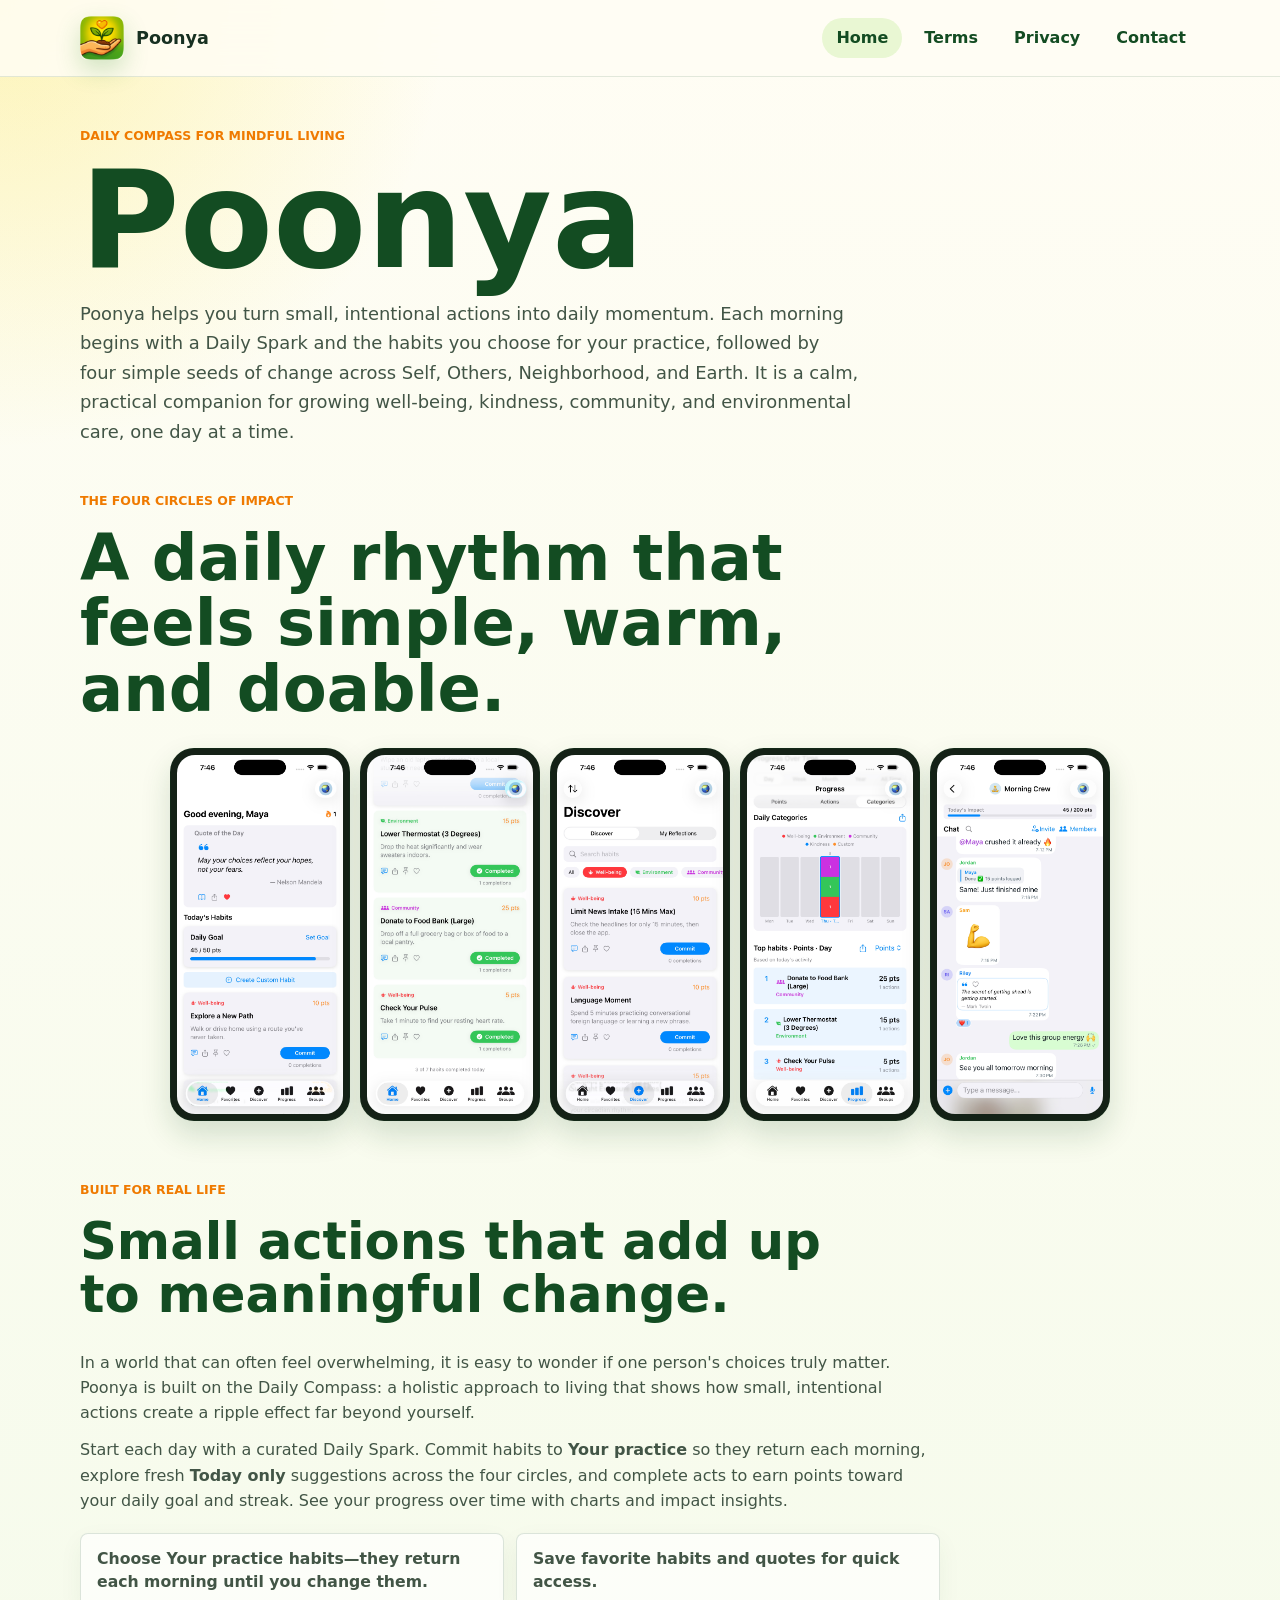
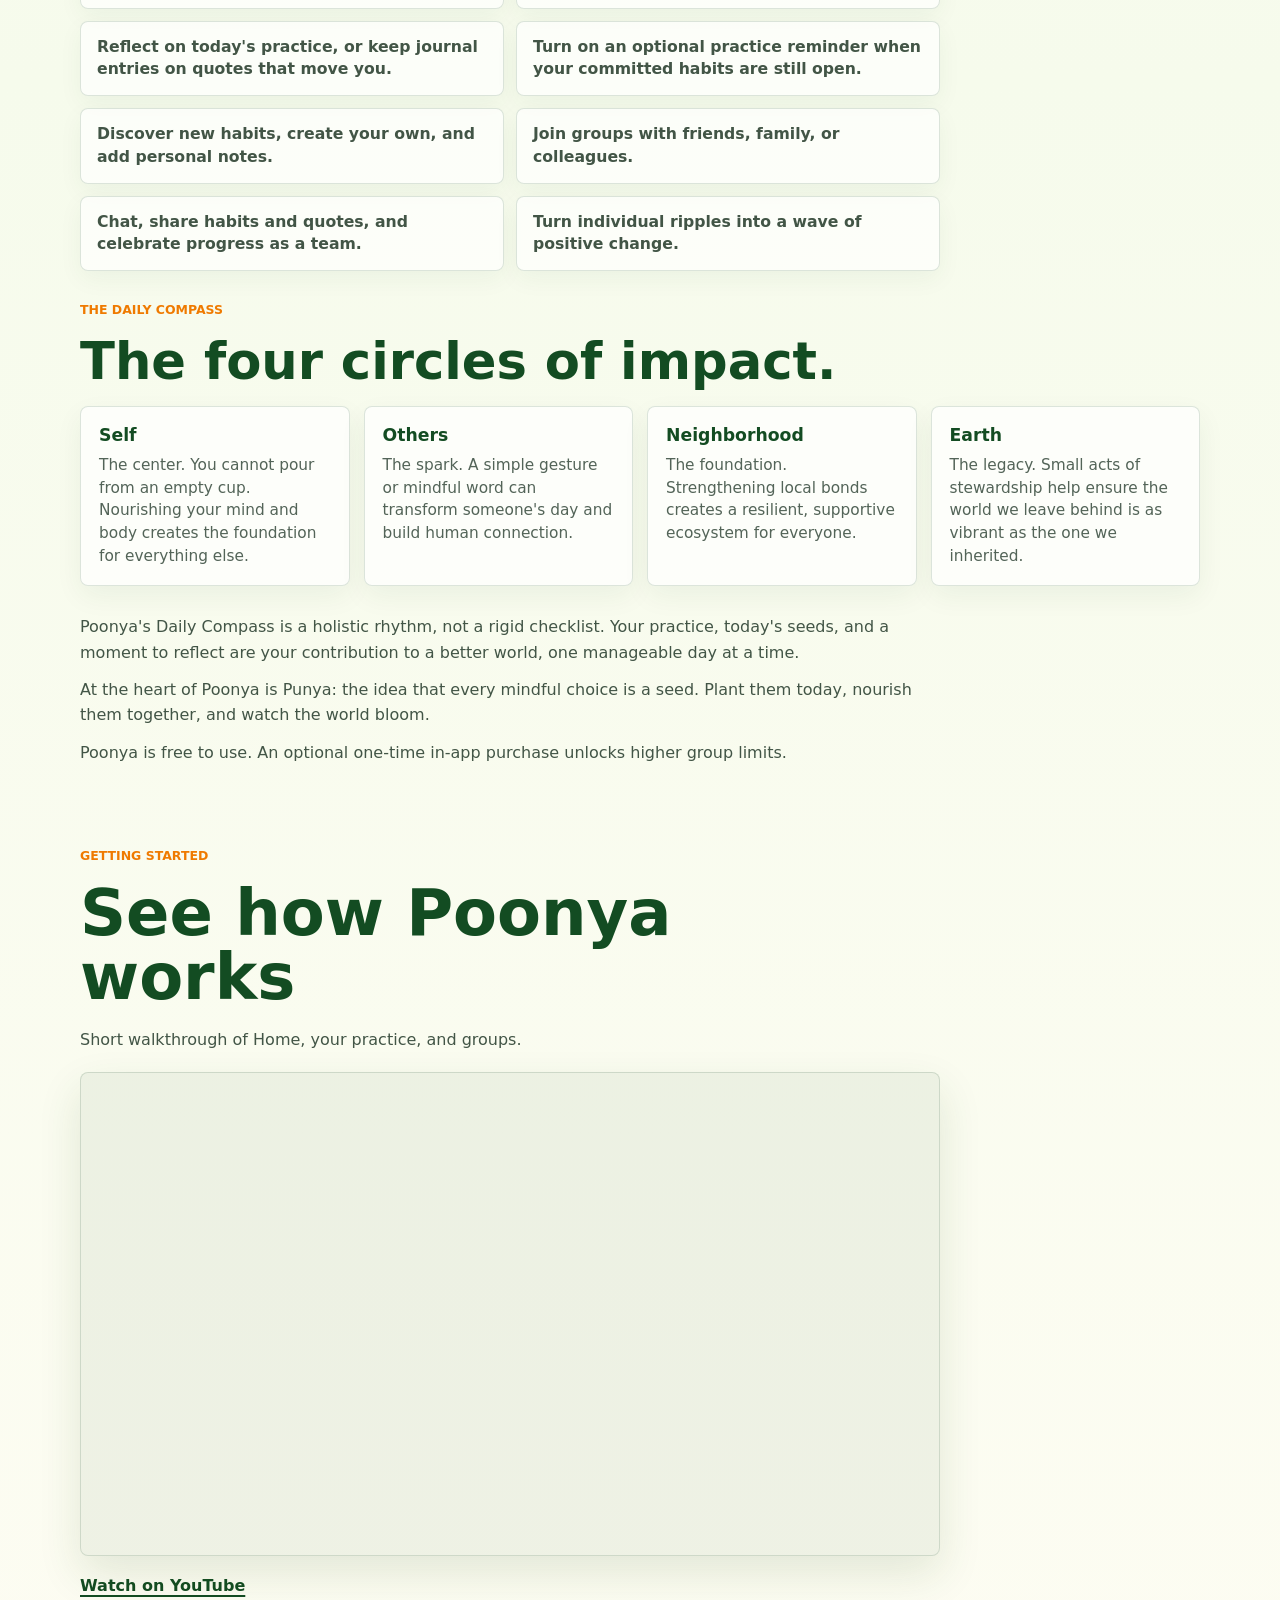
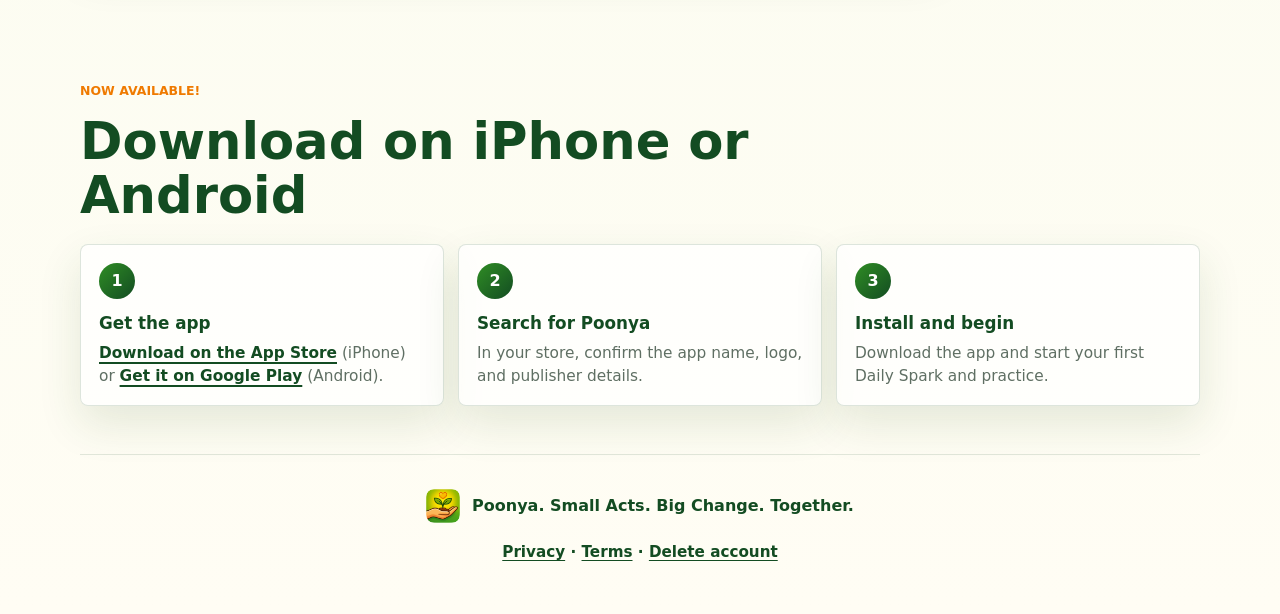
<file: index.html>
<!DOCTYPE html>
<html lang="en">
<head>
  <meta charset="UTF-8">
  <meta name="viewport" content="width=device-width, initial-scale=1.0">
  <meta name="description" content="Poonya is a daily habit app for small acts of well-being, kindness, community, and environmental care—with a Daily Spark, your chosen practice, and gentle reminders.">
  <meta property="og:image" content="https://poonya.app/assets/AppLogo.png">
  <title>Poonya | Small Acts. Big Change. Together.</title>
  <link rel="icon" type="image/png" href="assets/AppLogo.png">
  <link rel="apple-touch-icon" href="assets/AppLogo.png">
  <link rel="stylesheet" href="styles.css">

  <style>
  .section {
    padding-top: 44px;
    padding-bottom: 44px;
  }

  .hero {
    padding-top: 48px;
    padding-bottom: 20px;
  }

  .hero h1 {
    margin-bottom: 18px;
  }

  .hero .lead {
    max-width: 780px;
    margin-bottom: 0;
    font-size: clamp(1rem, 1.4vw, 1.16rem);
    line-height: 1.65;
  }

  .app-preview {
    padding-top: 24px;
    padding-bottom: 28px;
  }

  .app-preview .section-heading {
    margin-bottom: 26px;
  }

  .app-preview h2 {
    max-width: 760px;
    margin-bottom: 0;
    font-size: clamp(2.5rem, 5vw, 4.1rem);
    line-height: 1.02;
  }

  .phone-row.five-up {
    margin-top: 0;
  }

  .intro-section {
    display: grid;
    gap: 28px;
    padding-top: 30px;
    padding-bottom: 36px;
  }

  .intro-section .section-heading {
    max-width: 760px;
    margin-bottom: 0;
  }

  .intro-section h2 {
    margin-bottom: 0;
    font-size: clamp(2rem, 4vw, 3.2rem);
    line-height: 1.04;
    letter-spacing: 0;
  }

  .intro-content,
  .closing-copy {
    max-width: 860px;
  }

  .intro-content p,
  .closing-copy p {
    margin: 0 0 12px;
    color: #425546;
    font-size: clamp(1rem, 1.15vw, 1.08rem);
    line-height: 1.58;
    font-weight: 500;
  }

  .intro-content p:last-child,
  .closing-copy p:last-child {
    margin-bottom: 0;
  }

  .feature-list {
    display: grid;
    grid-template-columns: repeat(2, minmax(0, 1fr));
    gap: 12px;
    margin: 20px 0 0;
    padding: 0;
    list-style: none;
  }

  .feature-list li {
    padding: 14px 16px;
    border: 1px solid rgba(19, 76, 34, 0.14);
    border-radius: 8px;
    color: #425546;
    background: rgba(255, 255, 255, 0.68);
    box-shadow: 0 8px 24px rgba(19, 76, 34, 0.05);
    font-size: 0.98rem;
    font-weight: 600;
    line-height: 1.45;
  }

  .impact-grid {
    display: grid;
    grid-template-columns: repeat(4, minmax(0, 1fr));
    gap: 14px;
    margin-top: 18px;
  }

  .impact-card {
    padding: 18px;
    border: 1px solid rgba(19, 76, 34, 0.14);
    border-radius: 8px;
    background: rgba(255, 255, 255, 0.72);
    box-shadow: 0 10px 28px rgba(19, 76, 34, 0.06);
  }

  .impact-card h3 {
    margin: 0 0 8px;
    color: var(--leaf-dark);
    font-size: 1.08rem;
    line-height: 1.2;
    font-weight: 800;
  }

  .impact-card p {
    margin: 0;
    color: #536458;
    font-size: 0.96rem;
    line-height: 1.48;
    font-weight: 500;
  }

  .download-section {
    padding-top: 36px;
    padding-bottom: 48px;
  }

  .download-section .section-heading {
    margin-bottom: 22px;
  }

  .download-section h2 {
    margin-bottom: 0;
    font-size: clamp(2rem, 4vw, 3.4rem);
    line-height: 1.04;
  }

  .download-steps {
    gap: 14px;
  }

  .download-steps li {
    min-height: 160px;
    padding: 18px;
  }

  .download-steps span {
    width: 36px;
    height: 36px;
    margin-bottom: 14px;
  }

  .download-steps h3 {
    margin-bottom: 8px;
    font-size: 1.05rem;
    line-height: 1.25;
  }

  .download-steps a {
  color: var(--leaf-dark);
  font-weight: 800;
  text-decoration: underline;
  text-decoration-thickness: 2px;
  text-underline-offset: 4px;
  }
  
  .download-steps a:hover,
  .download-steps a:focus-visible {
    color: var(--leaf);
  }

  .download-steps p {
    margin: 0;
    font-size: 0.96rem;
    line-height: 1.48;
  }

  @media (max-width: 900px) {
    .impact-grid {
      grid-template-columns: repeat(2, minmax(0, 1fr));
    }
  }

  @media (max-width: 640px) {
    .section {
      padding-top: 34px;
      padding-bottom: 34px;
    }

    .hero {
      padding-top: 38px;
      padding-bottom: 16px;
    }

    .app-preview {
      padding-top: 20px;
      padding-bottom: 24px;
    }

    .intro-section {
      gap: 24px;
      padding-top: 26px;
      padding-bottom: 32px;
    }

    .feature-list,
    .impact-grid {
      grid-template-columns: 1fr;
    }

    .app-preview h2,
    .intro-section h2,
    .download-section h2 {
      font-size: clamp(2rem, 10vw, 2.7rem);
    }

    .intro-content p,
    .closing-copy p {
      font-size: 1rem;
      line-height: 1.56;
    }

    .download-section {
      padding-top: 30px;
      padding-bottom: 40px;
    }
  }
</style>
  
</head>

<body>
  <header class="site-header">
    <nav class="nav" aria-label="Main navigation">
      <a class="brand" href="index.html" aria-label="Poonya home">
        <img src="assets/AppLogo.png" alt="Poonya app logo">
        <span>Poonya</span>
      </a>

      <div class="nav-links">
        <a class="active" href="index.html">Home</a>
        <a href="terms.html">Terms</a>
        <a href="privacy.html">Privacy</a>
        <a href="contact.html">Contact</a>
      </div>
    </nav>
  </header>

  <main>
    <section class="hero section">
      <div class="hero-copy">
        <p class="eyebrow">Daily Compass for mindful living</p>
        <h1>Poonya</h1>
        <p class="lead">
          Poonya helps you turn small, intentional actions into daily momentum.
          Each morning begins with a Daily Spark and the habits you choose for
          your practice, followed by four simple seeds of change across Self,
          Others, Neighborhood, and Earth. It is a calm, practical companion for
          growing well-being, kindness, community, and environmental care, one
          day at a time.
        </p>
      </div>
    </section>

    <section class="section app-preview" aria-labelledby="preview-title">
      <div class="section-heading">
        <p class="eyebrow">The four circles of impact</p>
        <h2 id="preview-title">A daily rhythm that feels simple, warm, and doable.</h2>
      </div>

      <div class="phone-row five-up" aria-label="Poonya app screen previews">
        <article class="phone">
          <img src="images/poonya-preview-home1.jpg" alt="Poonya Daily Spark app preview">
        </article>

        <article class="phone">
          <img src="images/poonya-preview-home2.jpg" alt="Poonya daily habit seeds app preview">
        </article>

        <article class="phone">
          <img src="images/poonya-preview-discover1.jpg" alt="Poonya User Groups app preview">
        </article>

        <article class="phone">
          <img src="images/poonya-preview-progress1.jpg" alt="Poonya impact progress app preview">
        </article>

        <article class="phone">
          <img src="images/poonya-preview-group2.jpg" alt="Poonya group app preview">
        </article>
      </div>
    </section>

    <section class="section intro-section" aria-labelledby="about-title">
      <div class="section-heading">
        <p class="eyebrow">Built for real life</p>
        <h2 id="about-title">Small actions that add up to meaningful change.</h2>
      </div>

      <div class="intro-content">
        <p>
          In a world that can often feel overwhelming, it is easy to wonder if
          one person's choices truly matter. Poonya is built on the Daily
          Compass: a holistic approach to living that shows how small,
          intentional actions create a ripple effect far beyond yourself.
        </p>

        <p>
          Start each day with a curated Daily Spark. Commit habits to
          <strong>Your practice</strong> so they return each morning, explore
          fresh <strong>Today only</strong> suggestions across the four circles,
          and complete acts to earn points toward your daily goal and streak.
          See your progress over time with charts and impact insights.
        </p>

        <ul class="feature-list">
          <li>Choose <strong>Your practice</strong> habits—they return each morning until you change them.</li>
          <li>Save favorite habits and quotes for quick access.</li>
          <li>Reflect on today's practice, or keep journal entries on quotes that move you.</li>
          <li>Turn on an optional <strong>practice reminder</strong> when your committed habits are still open.</li>
          <li>Discover new habits, create your own, and add personal notes.</li>
          <li>Join groups with friends, family, or colleagues.</li>
          <li>Chat, share habits and quotes, and celebrate progress as a team.</li>
          <li>Turn individual ripples into a wave of positive change.</li>
        </ul>
      </div>

      <div>
        <div class="section-heading">
          <p class="eyebrow">The Daily Compass</p>
          <h2>The four circles of impact.</h2>
        </div>

        <div class="impact-grid">
          <article class="impact-card">
            <h3>Self</h3>
            <p>
              The center. You cannot pour from an empty cup. Nourishing your
              mind and body creates the foundation for everything else.
            </p>
          </article>

          <article class="impact-card">
            <h3>Others</h3>
            <p>
              The spark. A simple gesture or mindful word can transform
              someone's day and build human connection.
            </p>
          </article>

          <article class="impact-card">
            <h3>Neighborhood</h3>
            <p>
              The foundation. Strengthening local bonds creates a resilient,
              supportive ecosystem for everyone.
            </p>
          </article>

          <article class="impact-card">
            <h3>Earth</h3>
            <p>
              The legacy. Small acts of stewardship help ensure the world we
              leave behind is as vibrant as the one we inherited.
            </p>
          </article>
        </div>
      </div>

      <div class="closing-copy">
        <p>
          Poonya's Daily Compass is a holistic rhythm, not a rigid checklist.
          Your practice, today's seeds, and a moment to reflect are your
          contribution to a better world, one manageable day at a time.
        </p>

        <p>
          At the heart of Poonya is Punya: the idea that every mindful choice is
          a seed. Plant them today, nourish them together, and watch the world
          bloom.
        </p>

        <p>
          Poonya is free to use. An optional one-time in-app purchase unlocks
          higher group limits.
        </p>
      </div>
    </section>

    <section class="section video-section" aria-labelledby="video-title">
      <div class="section-heading">
        <p class="eyebrow">Getting started</p>
        <h2 id="video-title">See how Poonya works</h2>
      </div>
      <p class="video-intro">
        Short walkthrough of Home, your practice, and groups.
      </p>
      <div class="video-embed">
        <iframe
          src="https://www.youtube.com/embed/quFB3knkhz4"
          title="How to use Poonya"
          allow="accelerometer; autoplay; clipboard-write; encrypted-media; gyroscope; picture-in-picture; web-share"
          allowfullscreen
          loading="lazy"
        ></iframe>
      </div>
      <p class="video-outlink">
        <a href="https://www.youtube.com/watch?v=quFB3knkhz4" target="_blank" rel="noopener noreferrer">Watch on YouTube</a>
      </p>
    </section>

    <section class="section download-section" aria-labelledby="download-title">
      <div class="section-heading">
        <p class="eyebrow">Now Available!</p>
        <h2 id="download-title">Download on iPhone or Android</h2>
      </div>

      <ol class="download-steps">
        <li>
          <span>1</span>
          <div>
            <h3>Get the app</h3>
            <p>
              <a href="https://apps.apple.com/us/app/poonya/id6759631571">Download on the App Store</a>
              (iPhone)
              or
              <a href="https://play.google.com/store/apps/details?id=com.himanshushah.poonya">Get it on Google Play</a>
              (Android).
            </p>
          </div>
        </li>

        <li>
          <span>2</span>
          <div>
            <h3>Search for Poonya</h3>
            <p>In your store, confirm the app name, logo, and publisher details.</p>
          </div>
        </li>

        <li>
          <span>3</span>
          <div>
            <h3>Install and begin</h3>
            <p>Download the app and start your first Daily Spark and practice.</p>
          </div>
        </li>
      </ol>
    </section>
  </main>

  <footer class="footer">
    <div class="footer-brand">
      <img src="assets/AppLogo.png" alt="" aria-hidden="true">
      <p>Poonya. Small Acts. Big Change. Together.</p>
    </div>
    <p class="footer-legal">
      <a href="privacy.html">Privacy</a>
      <span aria-hidden="true">·</span>
      <a href="terms.html">Terms</a>
      <span aria-hidden="true">·</span>
      <a href="delete-account.html">Delete account</a>
    </p>
  </footer>
</body>
</html>
</file>
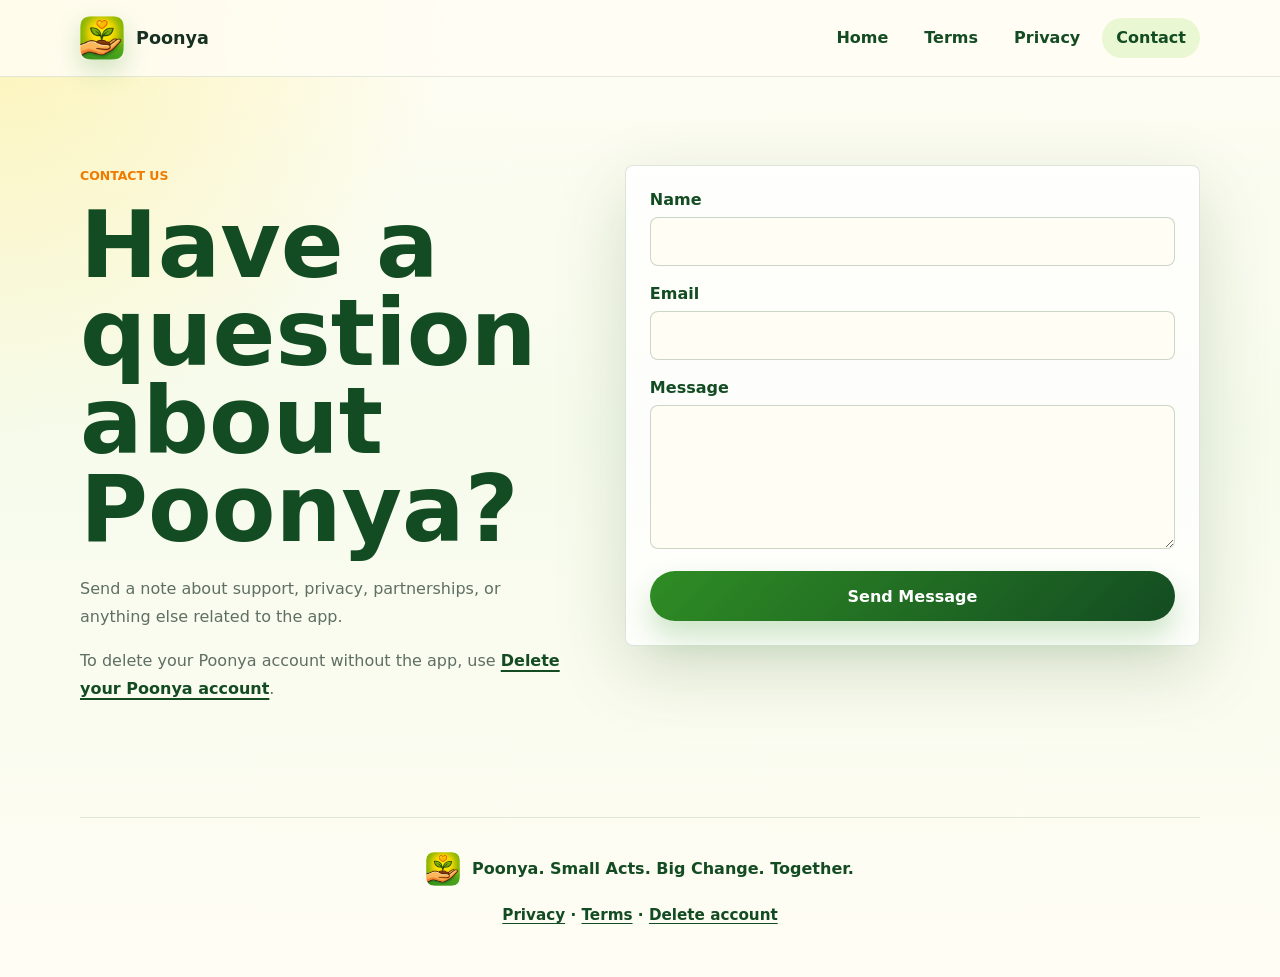
<file: contact.html>
<!DOCTYPE html>
<html lang="en">
<head>
  <meta charset="UTF-8">
  <meta name="viewport" content="width=device-width, initial-scale=1.0">
  <meta name="description" content="Contact the Poonya app team.">
  <title>Contact | Poonya</title>
  <link rel="stylesheet" href="styles.css">
</head>
<body>
  <header class="site-header">
    <nav class="nav" aria-label="Main navigation">
      <a class="brand" href="index.html" aria-label="Poonya home">
        <img src="assets/AppLogo.png" alt="Poonya app logo">
        <span>Poonya</span>
      </a>
      <div class="nav-links">
        <a href="index.html">Home</a>
        <a href="terms.html">Terms</a>
        <a href="privacy.html">Privacy</a>
        <a class="active" href="contact.html">Contact</a>
      </div>
    </nav>
  </header>

  <main>
    <section class="section contact-section page-section" aria-labelledby="contact-title">
      <div>
        <p class="eyebrow">Contact us</p>
        <h1 id="contact-title" class="page-title">Have a question about Poonya?</h1>
        <p>
          Send a note about support, privacy, partnerships, or anything else
          related to the app.
        </p>
        <p>
          To delete your Poonya account without the app, use
          <a href="delete-account.html">Delete your Poonya account</a>.
        </p>
      </div>

      <iframe
        name="hidden-google-form"
        title="Hidden Google Form response"
        style="display: none;"
      ></iframe>

      <form
        class="contact-form"
        action="https://docs.google.com/forms/d/e/1FAIpQLSeU9A1Gi9pC-ZgVYoummhiKk44hp9prJeG6NsdBwwzhT05UvQ/formResponse"
        method="POST"
        target="hidden-google-form"
        onsubmit="showContactConfirmation(event)"
      >
        <p
          id="contact-confirmation"
          style="display: none;"
          role="status"
          aria-live="polite"
        >
          Message has been successfully delivered. Thank you!
        </p>

        <label for="name">Name</label>
        <input id="name" name="entry.1798958316" type="text" autocomplete="name" required>

        <label for="email">Email</label>
        <input id="email" name="entry.1572745696" type="email" autocomplete="email" required>

        <label for="message">Message</label>
        <textarea id="message" name="entry.392560332" rows="6" required></textarea>

        <button type="submit">Send Message</button>
      </form>
    </section>
  </main>

  <footer class="footer">
    <div class="footer-brand">
      <img src="assets/AppLogo.png" alt="" aria-hidden="true">
      <p>Poonya. Small Acts. Big Change. Together.</p>
    </div>
    <p class="footer-legal">
      <a href="privacy.html">Privacy</a>
      <span aria-hidden="true">·</span>
      <a href="terms.html">Terms</a>
      <span aria-hidden="true">·</span>
      <a href="delete-account.html">Delete account</a>
    </p>
  </footer>

  <script>
    function showContactConfirmation(event) {
      const form = event.target;
      const confirmation = document.getElementById('contact-confirmation');
      const button = form.querySelector('button[type="submit"]');

      confirmation.style.display = 'block';
      button.disabled = true;
      button.textContent = 'Message Sent';

      setTimeout(() => {
        form.reset();
      }, 500);
    }
  </script>
</body>
</html>
</file>
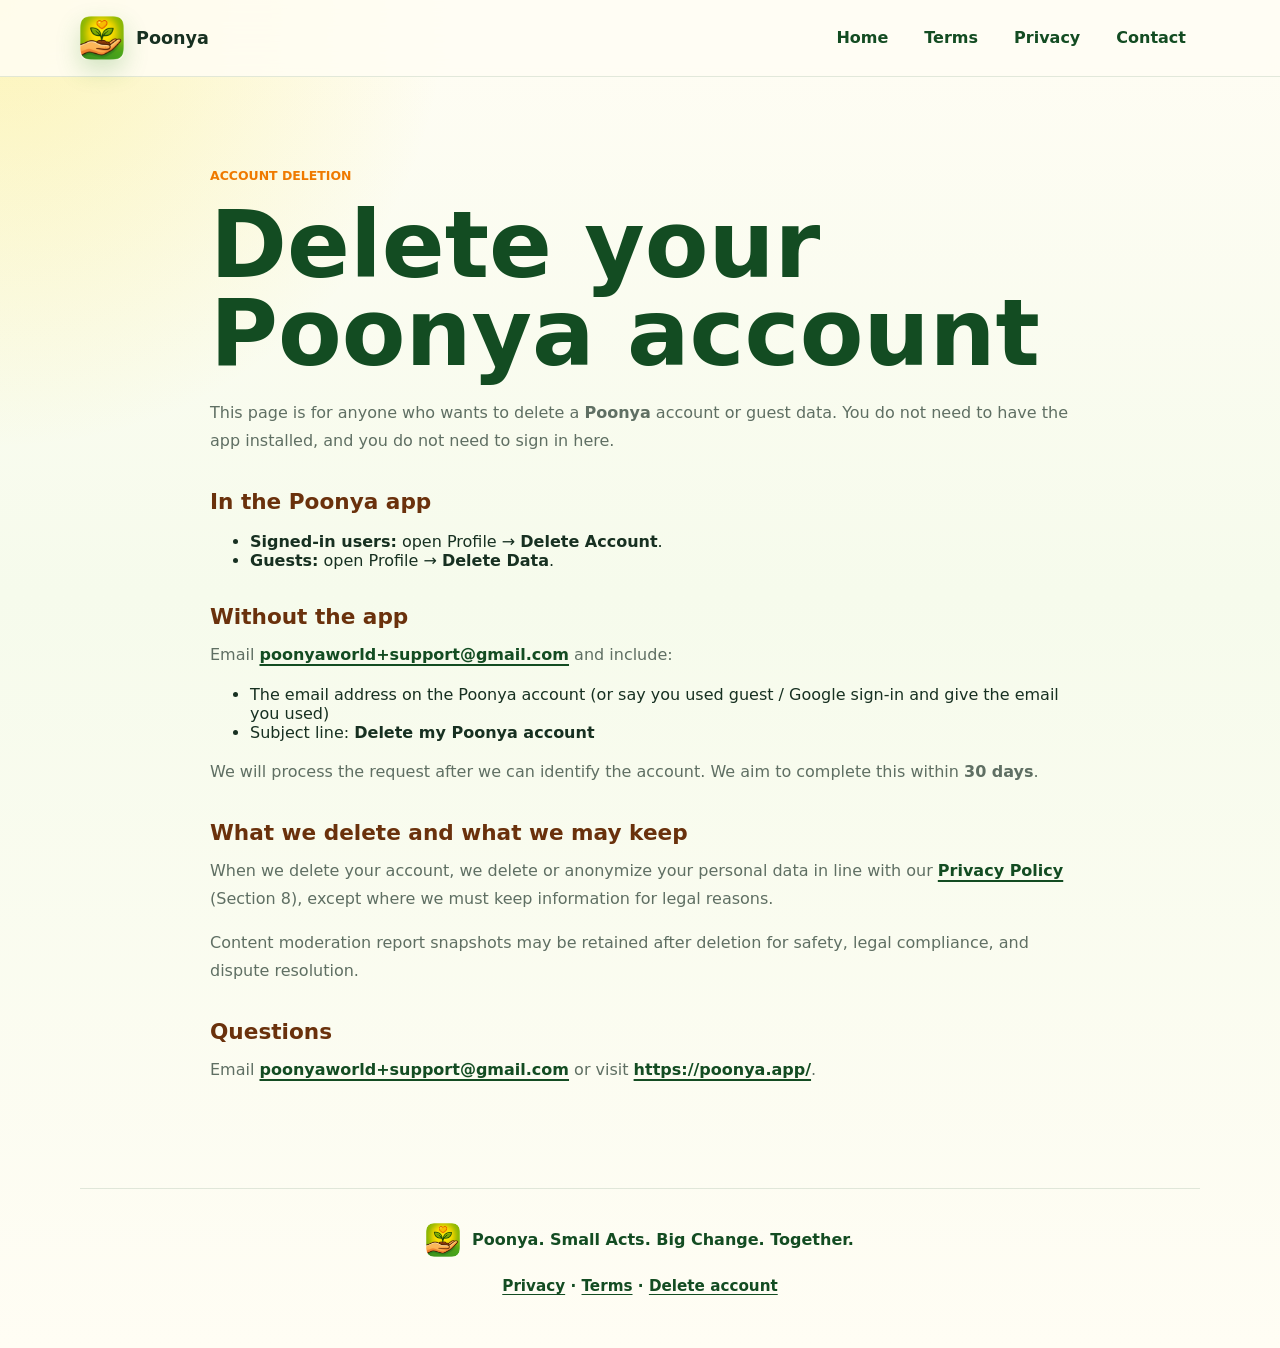
<file: delete-account.html>
<!DOCTYPE html>
<html lang="en">
<head>
  <meta charset="UTF-8">
  <meta name="viewport" content="width=device-width, initial-scale=1.0">
  <meta name="description" content="Delete your Poonya account or guest data. You can do this in the app or by email if you have uninstalled Poonya.">
  <title>Delete your Poonya account</title>
  <link rel="icon" type="image/png" sizes="32x32" href="assets/favicon-32.png">
  <link rel="icon" type="image/png" sizes="16x16" href="assets/favicon-16.png">
  <link rel="apple-touch-icon" sizes="180x180" href="assets/apple-touch-icon.png">
  <link rel="stylesheet" href="styles.css">
</head>
<body>
  <header class="site-header">
    <nav class="nav" aria-label="Main navigation">
      <a class="brand" href="index.html" aria-label="Poonya home">
        <img src="assets/AppLogo.png" alt="Poonya app logo">
        <span>Poonya</span>
      </a>
      <div class="nav-links">
        <a href="index.html">Home</a>
        <a href="terms.html">Terms</a>
        <a href="privacy.html">Privacy</a>
        <a href="contact.html">Contact</a>
      </div>
    </nav>
  </header>

  <main>
    <section class="section text-section page-section" aria-labelledby="delete-title">
      <p class="eyebrow">Account deletion</p>
      <h1 id="delete-title" class="page-title">Delete your Poonya account</h1>
      <p>This page is for anyone who wants to delete a <strong>Poonya</strong> account or guest data. You do not need to have the app installed, and you do not need to sign in here.</p>

      <h2>In the Poonya app</h2>
      <ul>
        <li><strong>Signed-in users:</strong> open Profile → <strong>Delete Account</strong>.</li>
        <li><strong>Guests:</strong> open Profile → <strong>Delete Data</strong>.</li>
      </ul>

      <h2>Without the app</h2>
      <p>Email <a href="mailto:poonyaworld+support@gmail.com?subject=Delete%20my%20Poonya%20account">poonyaworld+support@gmail.com</a> and include:</p>
      <ul>
        <li>The email address on the Poonya account (or say you used guest / Google sign-in and give the email you used)</li>
        <li>Subject line: <strong>Delete my Poonya account</strong></li>
      </ul>
      <p>We will process the request after we can identify the account. We aim to complete this within <strong>30 days</strong>.</p>

      <h2>What we delete and what we may keep</h2>
      <p>When we delete your account, we delete or anonymize your personal data in line with our <a href="privacy.html">Privacy Policy</a> (Section 8), except where we must keep information for legal reasons.</p>
      <p>Content moderation report snapshots may be retained after deletion for safety, legal compliance, and dispute resolution.</p>

      <h2>Questions</h2>
      <p>Email <a href="mailto:poonyaworld+support@gmail.com">poonyaworld+support@gmail.com</a> or visit <a href="https://poonya.app/">https://poonya.app/</a>.</p>
    </section>
  </main>

  <footer class="footer">
    <div class="footer-brand">
      <img src="assets/AppLogo.png" alt="" aria-hidden="true">
      <p>Poonya. Small Acts. Big Change. Together.</p>
    </div>
    <p class="footer-legal">
      <a href="privacy.html">Privacy</a>
      <span aria-hidden="true">·</span>
      <a href="terms.html">Terms</a>
      <span aria-hidden="true">·</span>
      <a href="delete-account.html">Delete account</a>
    </p>
  </footer>
</body>
</html>
</file>
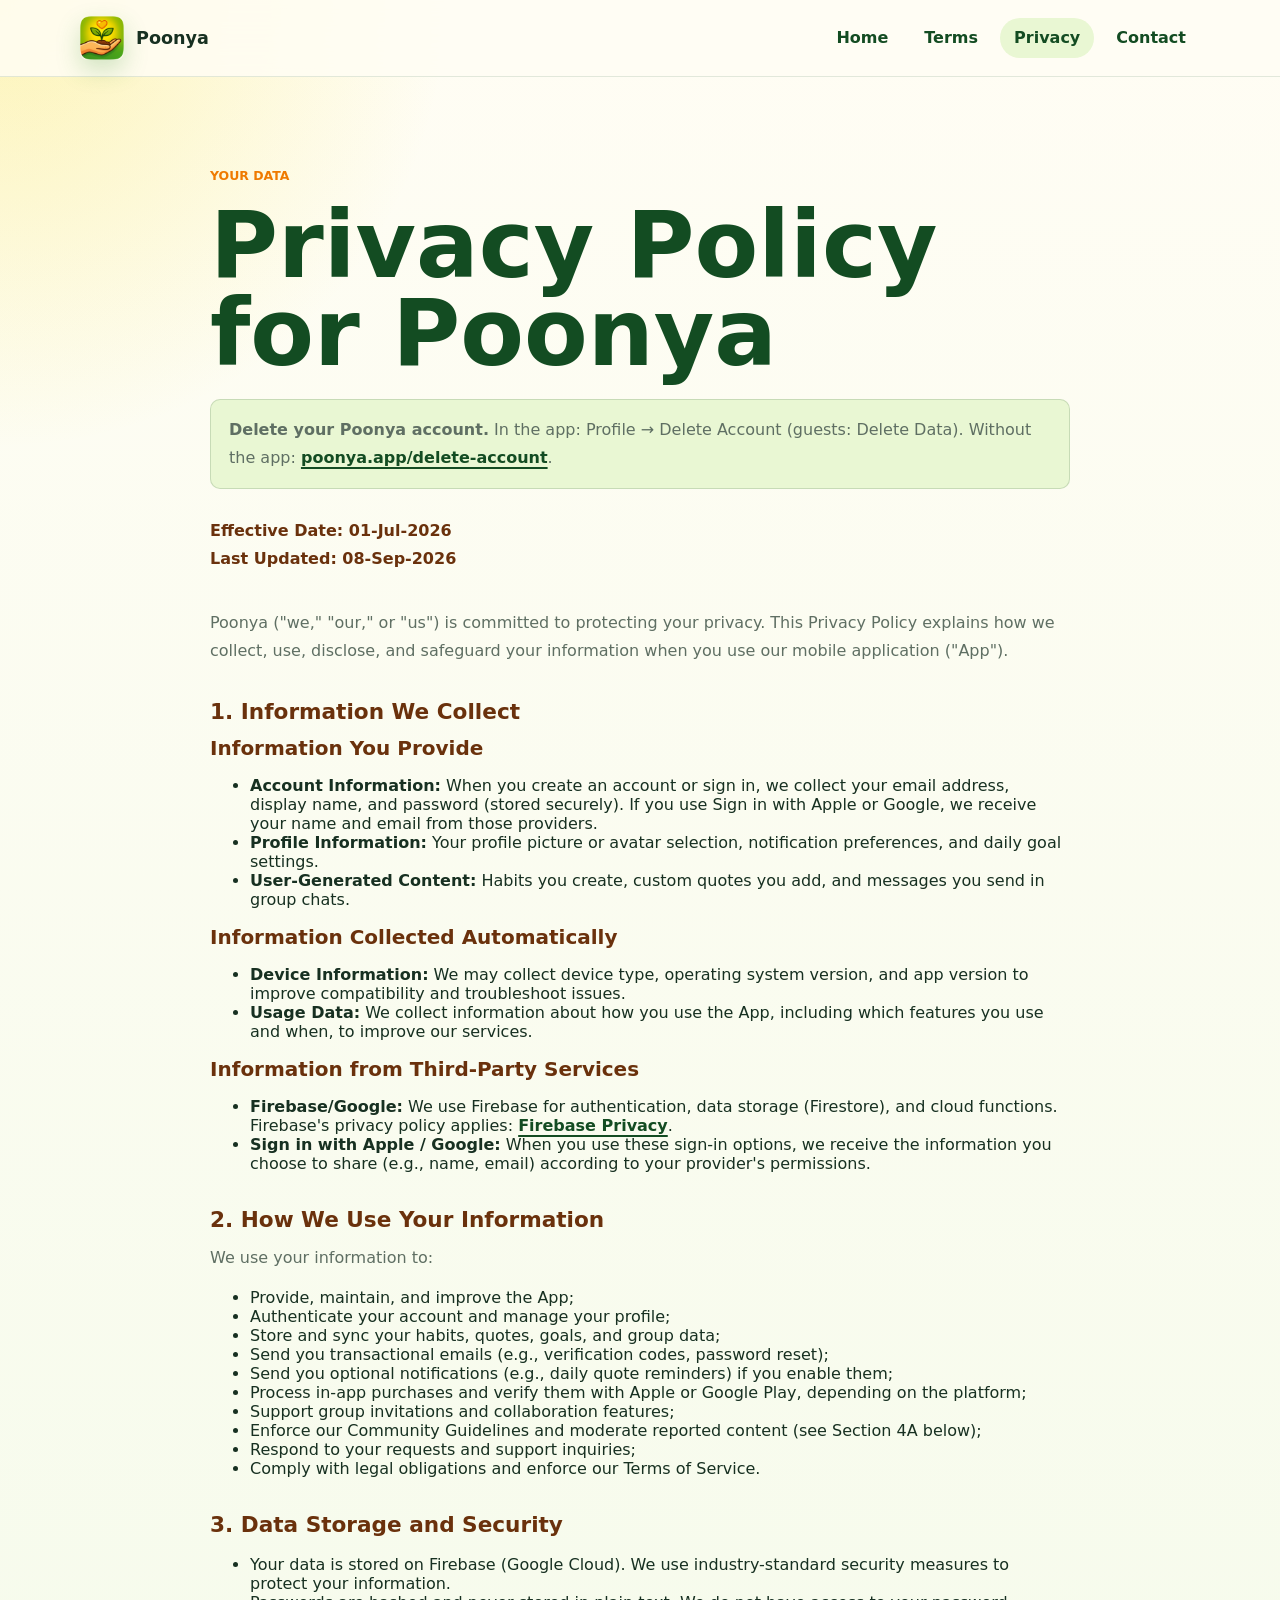
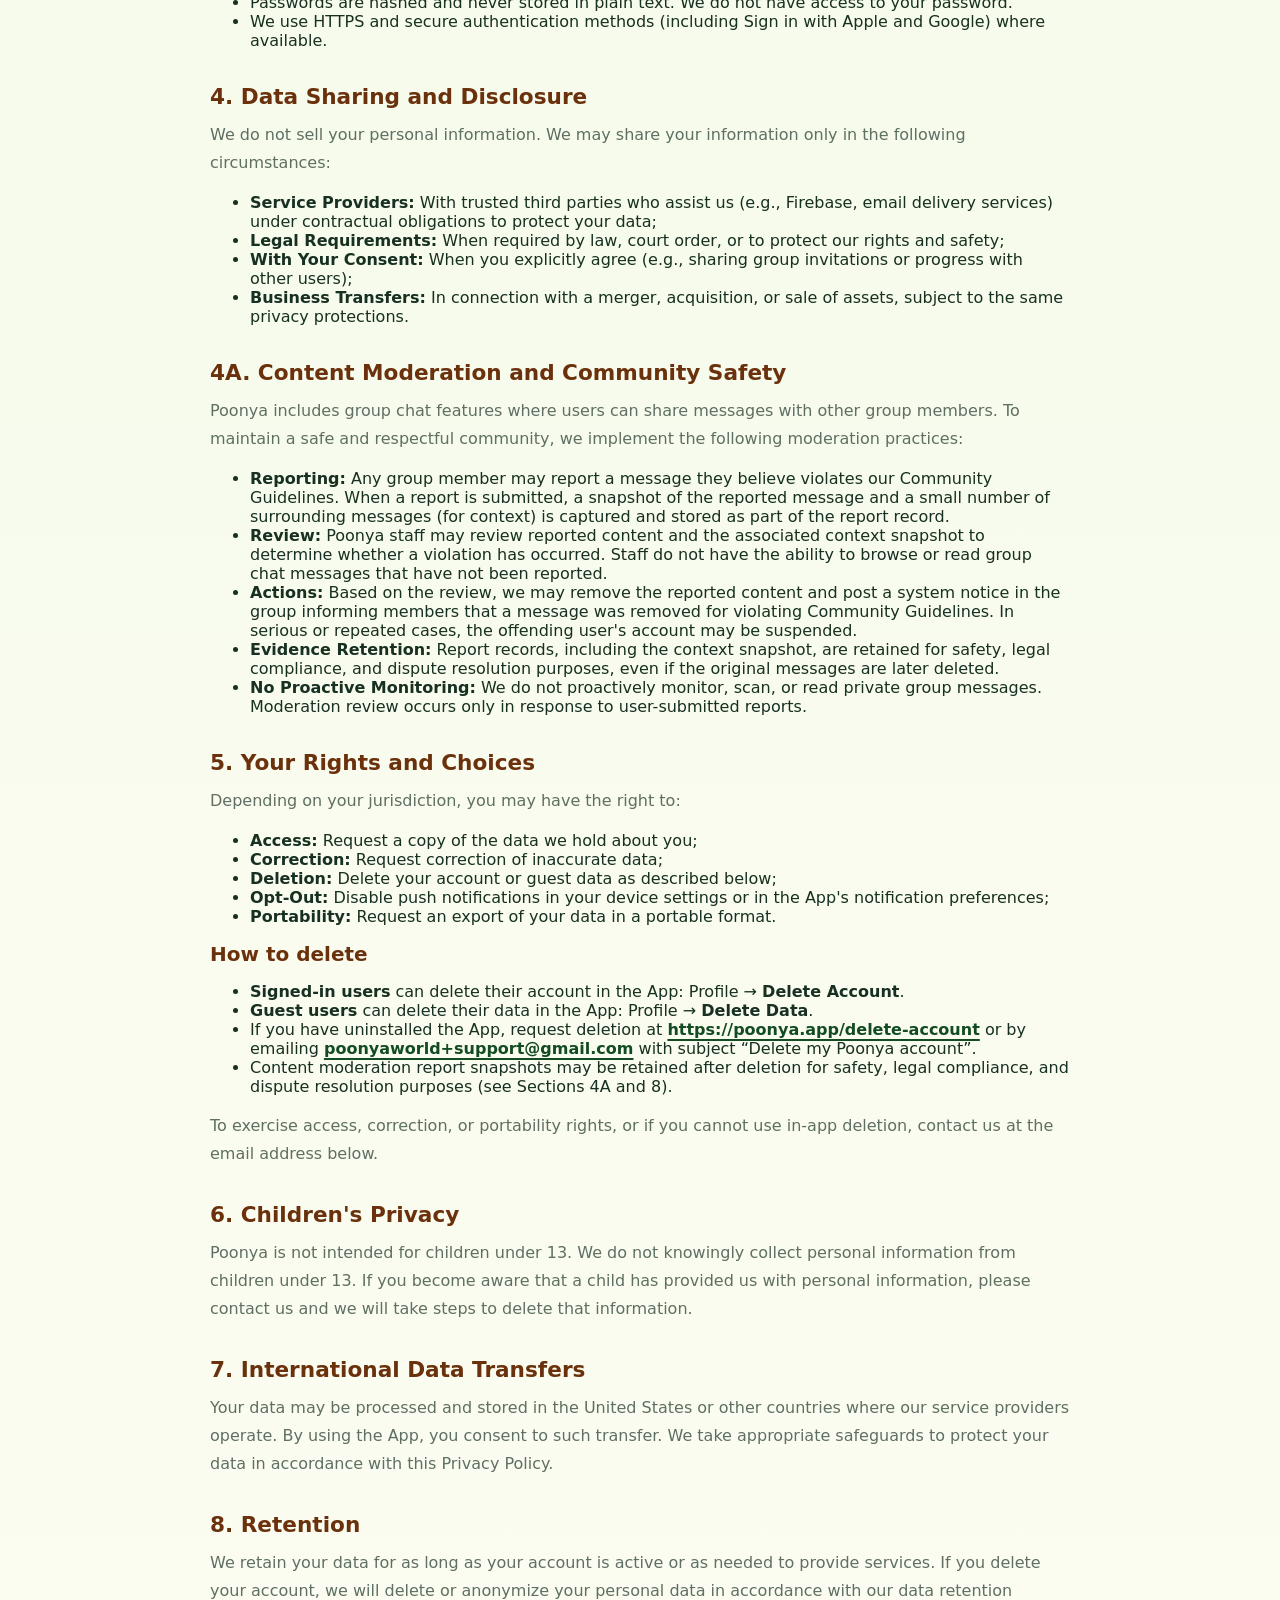
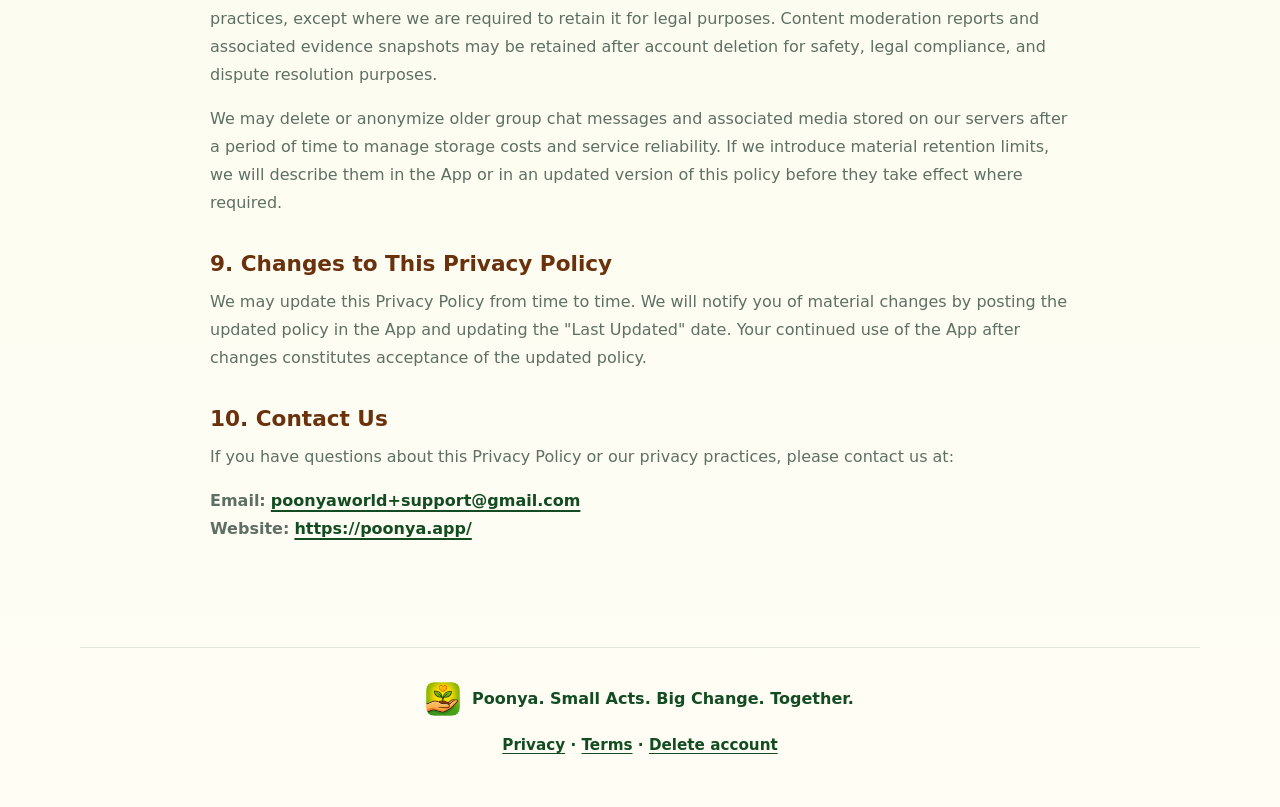
<file: privacy.html>
<!DOCTYPE html>
<html lang="en">
<head>
  <meta charset="UTF-8">
  <meta name="viewport" content="width=device-width, initial-scale=1.0">
  <meta name="description" content="Privacy Policy for the Poonya app.">
  <title>Privacy Policy - Poonya</title>
  <link rel="icon" type="image/png" sizes="32x32" href="assets/favicon-32.png">
  <link rel="icon" type="image/png" sizes="16x16" href="assets/favicon-16.png">
  <link rel="apple-touch-icon" sizes="180x180" href="assets/apple-touch-icon.png">
  <link rel="stylesheet" href="styles.css">
</head>
<body>
  <header class="site-header">
    <nav class="nav" aria-label="Main navigation">
      <a class="brand" href="index.html" aria-label="Poonya home">
        <img src="assets/AppLogo.png" alt="Poonya app logo">
        <span>Poonya</span>
      </a>
      <div class="nav-links">
        <a href="index.html">Home</a>
        <a href="terms.html">Terms</a>
        <a class="active" href="privacy.html">Privacy</a>
        <a href="contact.html">Contact</a>
      </div>
    </nav>
  </header>

  <main>
    <section class="section text-section page-section" aria-labelledby="privacy-title">
      <p class="eyebrow">Your data</p>
      <h1 id="privacy-title" class="page-title">Privacy Policy for Poonya</h1>
      <p class="deletion-callout">
        <strong>Delete your Poonya account.</strong>
        In the app: Profile → Delete Account (guests: Delete Data).
        Without the app: <a href="delete-account.html">poonya.app/delete-account</a>.
      </p>
      <p class="updated"><strong>Effective Date:</strong> 01-Jul-2026<br><strong>Last Updated:</strong> 08-Sep-2026</p>

      <p>Poonya ("we," "our," or "us") is committed to protecting your privacy. This Privacy Policy explains how we collect, use, disclose, and safeguard your information when you use our mobile application ("App").</p>

      <h2>1. Information We Collect</h2>

      <h3>Information You Provide</h3>
      <ul>
        <li><strong>Account Information:</strong> When you create an account or sign in, we collect your email address, display name, and password (stored securely). If you use Sign in with Apple or Google, we receive your name and email from those providers.</li>
        <li><strong>Profile Information:</strong> Your profile picture or avatar selection, notification preferences, and daily goal settings.</li>
        <li><strong>User-Generated Content:</strong> Habits you create, custom quotes you add, and messages you send in group chats.</li>
      </ul>

      <h3>Information Collected Automatically</h3>
      <ul>
        <li><strong>Device Information:</strong> We may collect device type, operating system version, and app version to improve compatibility and troubleshoot issues.</li>
        <li><strong>Usage Data:</strong> We collect information about how you use the App, including which features you use and when, to improve our services.</li>
      </ul>

      <h3>Information from Third-Party Services</h3>
      <ul>
        <li><strong>Firebase/Google:</strong> We use Firebase for authentication, data storage (Firestore), and cloud functions. Firebase's privacy policy applies: <a href="https://firebase.google.com/support/privacy">Firebase Privacy</a>.</li>
        <li><strong>Sign in with Apple / Google:</strong> When you use these sign-in options, we receive the information you choose to share (e.g., name, email) according to your provider's permissions.</li>
      </ul>

      <h2>2. How We Use Your Information</h2>
      <p>We use your information to:</p>
      <ul>
        <li>Provide, maintain, and improve the App;</li>
        <li>Authenticate your account and manage your profile;</li>
        <li>Store and sync your habits, quotes, goals, and group data;</li>
        <li>Send you transactional emails (e.g., verification codes, password reset);</li>
        <li>Send you optional notifications (e.g., daily quote reminders) if you enable them;</li>
        <li>Process in-app purchases and verify them with Apple or Google Play, depending on the platform;</li>
        <li>Support group invitations and collaboration features;</li>
        <li>Enforce our Community Guidelines and moderate reported content (see Section 4A below);</li>
        <li>Respond to your requests and support inquiries;</li>
        <li>Comply with legal obligations and enforce our Terms of Service.</li>
      </ul>

      <h2>3. Data Storage and Security</h2>
      <ul>
        <li>Your data is stored on Firebase (Google Cloud). We use industry-standard security measures to protect your information.</li>
        <li>Passwords are hashed and never stored in plain text. We do not have access to your password.</li>
        <li>We use HTTPS and secure authentication methods (including Sign in with Apple and Google) where available.</li>
      </ul>

      <h2>4. Data Sharing and Disclosure</h2>
      <p>We do not sell your personal information. We may share your information only in the following circumstances:</p>
      <ul>
        <li><strong>Service Providers:</strong> With trusted third parties who assist us (e.g., Firebase, email delivery services) under contractual obligations to protect your data;</li>
        <li><strong>Legal Requirements:</strong> When required by law, court order, or to protect our rights and safety;</li>
        <li><strong>With Your Consent:</strong> When you explicitly agree (e.g., sharing group invitations or progress with other users);</li>
        <li><strong>Business Transfers:</strong> In connection with a merger, acquisition, or sale of assets, subject to the same privacy protections.</li>
      </ul>

      <h2>4A. Content Moderation and Community Safety</h2>
      <p>Poonya includes group chat features where users can share messages with other group members. To maintain a safe and respectful community, we implement the following moderation practices:</p>
      <ul>
        <li><strong>Reporting:</strong> Any group member may report a message they believe violates our Community Guidelines. When a report is submitted, a snapshot of the reported message and a small number of surrounding messages (for context) is captured and stored as part of the report record.</li>
        <li><strong>Review:</strong> Poonya staff may review reported content and the associated context snapshot to determine whether a violation has occurred. Staff do not have the ability to browse or read group chat messages that have not been reported.</li>
        <li><strong>Actions:</strong> Based on the review, we may remove the reported content and post a system notice in the group informing members that a message was removed for violating Community Guidelines. In serious or repeated cases, the offending user's account may be suspended.</li>
        <li><strong>Evidence Retention:</strong> Report records, including the context snapshot, are retained for safety, legal compliance, and dispute resolution purposes, even if the original messages are later deleted.</li>
        <li><strong>No Proactive Monitoring:</strong> We do not proactively monitor, scan, or read private group messages. Moderation review occurs only in response to user-submitted reports.</li>
      </ul>

      <h2>5. Your Rights and Choices</h2>
      <p>Depending on your jurisdiction, you may have the right to:</p>
      <ul>
        <li><strong>Access:</strong> Request a copy of the data we hold about you;</li>
        <li><strong>Correction:</strong> Request correction of inaccurate data;</li>
        <li><strong>Deletion:</strong> Delete your account or guest data as described below;</li>
        <li><strong>Opt-Out:</strong> Disable push notifications in your device settings or in the App's notification preferences;</li>
        <li><strong>Portability:</strong> Request an export of your data in a portable format.</li>
      </ul>
      <h3 id="deletion">How to delete</h3>
      <ul>
        <li><strong>Signed-in users</strong> can delete their account in the App: Profile → <strong>Delete Account</strong>.</li>
        <li><strong>Guest users</strong> can delete their data in the App: Profile → <strong>Delete Data</strong>.</li>
        <li>If you have uninstalled the App, request deletion at <a href="https://poonya.app/delete-account">https://poonya.app/delete-account</a> or by emailing <a href="mailto:poonyaworld+support@gmail.com?subject=Delete%20my%20Poonya%20account">poonyaworld+support@gmail.com</a> with subject “Delete my Poonya account”.</li>
        <li>Content moderation report snapshots may be retained after deletion for safety, legal compliance, and dispute resolution purposes (see Sections 4A and 8).</li>
      </ul>
      <p>To exercise access, correction, or portability rights, or if you cannot use in-app deletion, contact us at the email address below.</p>

      <h2>6. Children's Privacy</h2>
      <p>Poonya is not intended for children under 13. We do not knowingly collect personal information from children under 13. If you become aware that a child has provided us with personal information, please contact us and we will take steps to delete that information.</p>

      <h2>7. International Data Transfers</h2>
      <p>Your data may be processed and stored in the United States or other countries where our service providers operate. By using the App, you consent to such transfer. We take appropriate safeguards to protect your data in accordance with this Privacy Policy.</p>

      <h2>8. Retention</h2>
      <p>We retain your data for as long as your account is active or as needed to provide services. If you delete your account, we will delete or anonymize your personal data in accordance with our data retention practices, except where we are required to retain it for legal purposes. Content moderation reports and associated evidence snapshots may be retained after account deletion for safety, legal compliance, and dispute resolution purposes.</p>
      <p>We may delete or anonymize older group chat messages and associated media stored on our servers after a period of time to manage storage costs and service reliability. If we introduce material retention limits, we will describe them in the App or in an updated version of this policy before they take effect where required.</p>

      <h2>9. Changes to This Privacy Policy</h2>
      <p>We may update this Privacy Policy from time to time. We will notify you of material changes by posting the updated policy in the App and updating the "Last Updated" date. Your continued use of the App after changes constitutes acceptance of the updated policy.</p>

      <h2>10. Contact Us</h2>
      <p>If you have questions about this Privacy Policy or our privacy practices, please contact us at:</p>
      <p><strong>Email:</strong> <a href="mailto:poonyaworld+support@gmail.com">poonyaworld+support@gmail.com</a><br>
      <strong>Website:</strong> <a href="https://poonya.app/">https://poonya.app/</a></p>
    </section>
  </main>

  <footer class="footer">
    <div class="footer-brand">
      <img src="assets/AppLogo.png" alt="" aria-hidden="true">
      <p>Poonya. Small Acts. Big Change. Together.</p>
    </div>
    <p class="footer-legal">
      <a href="privacy.html">Privacy</a>
      <span aria-hidden="true">·</span>
      <a href="terms.html">Terms</a>
      <span aria-hidden="true">·</span>
      <a href="delete-account.html">Delete account</a>
    </p>
  </footer>
</body>
</html>
</file>
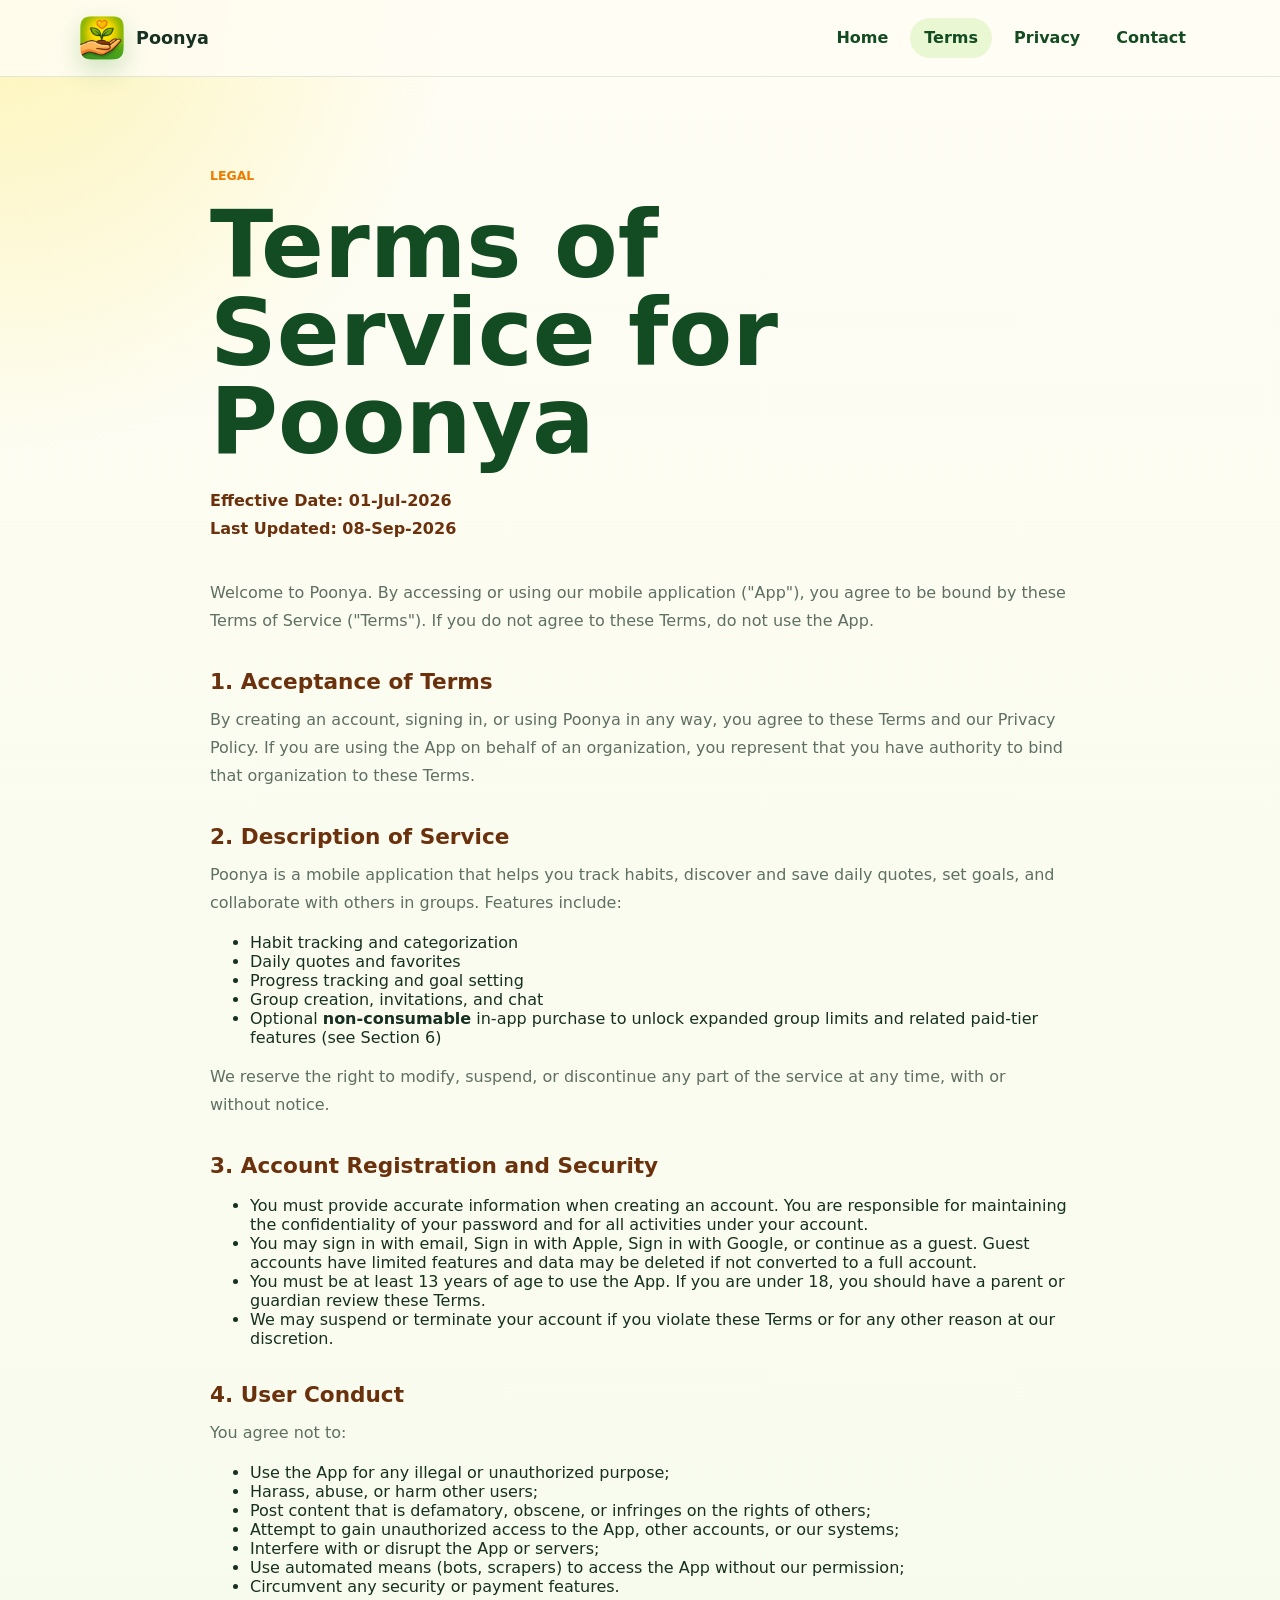
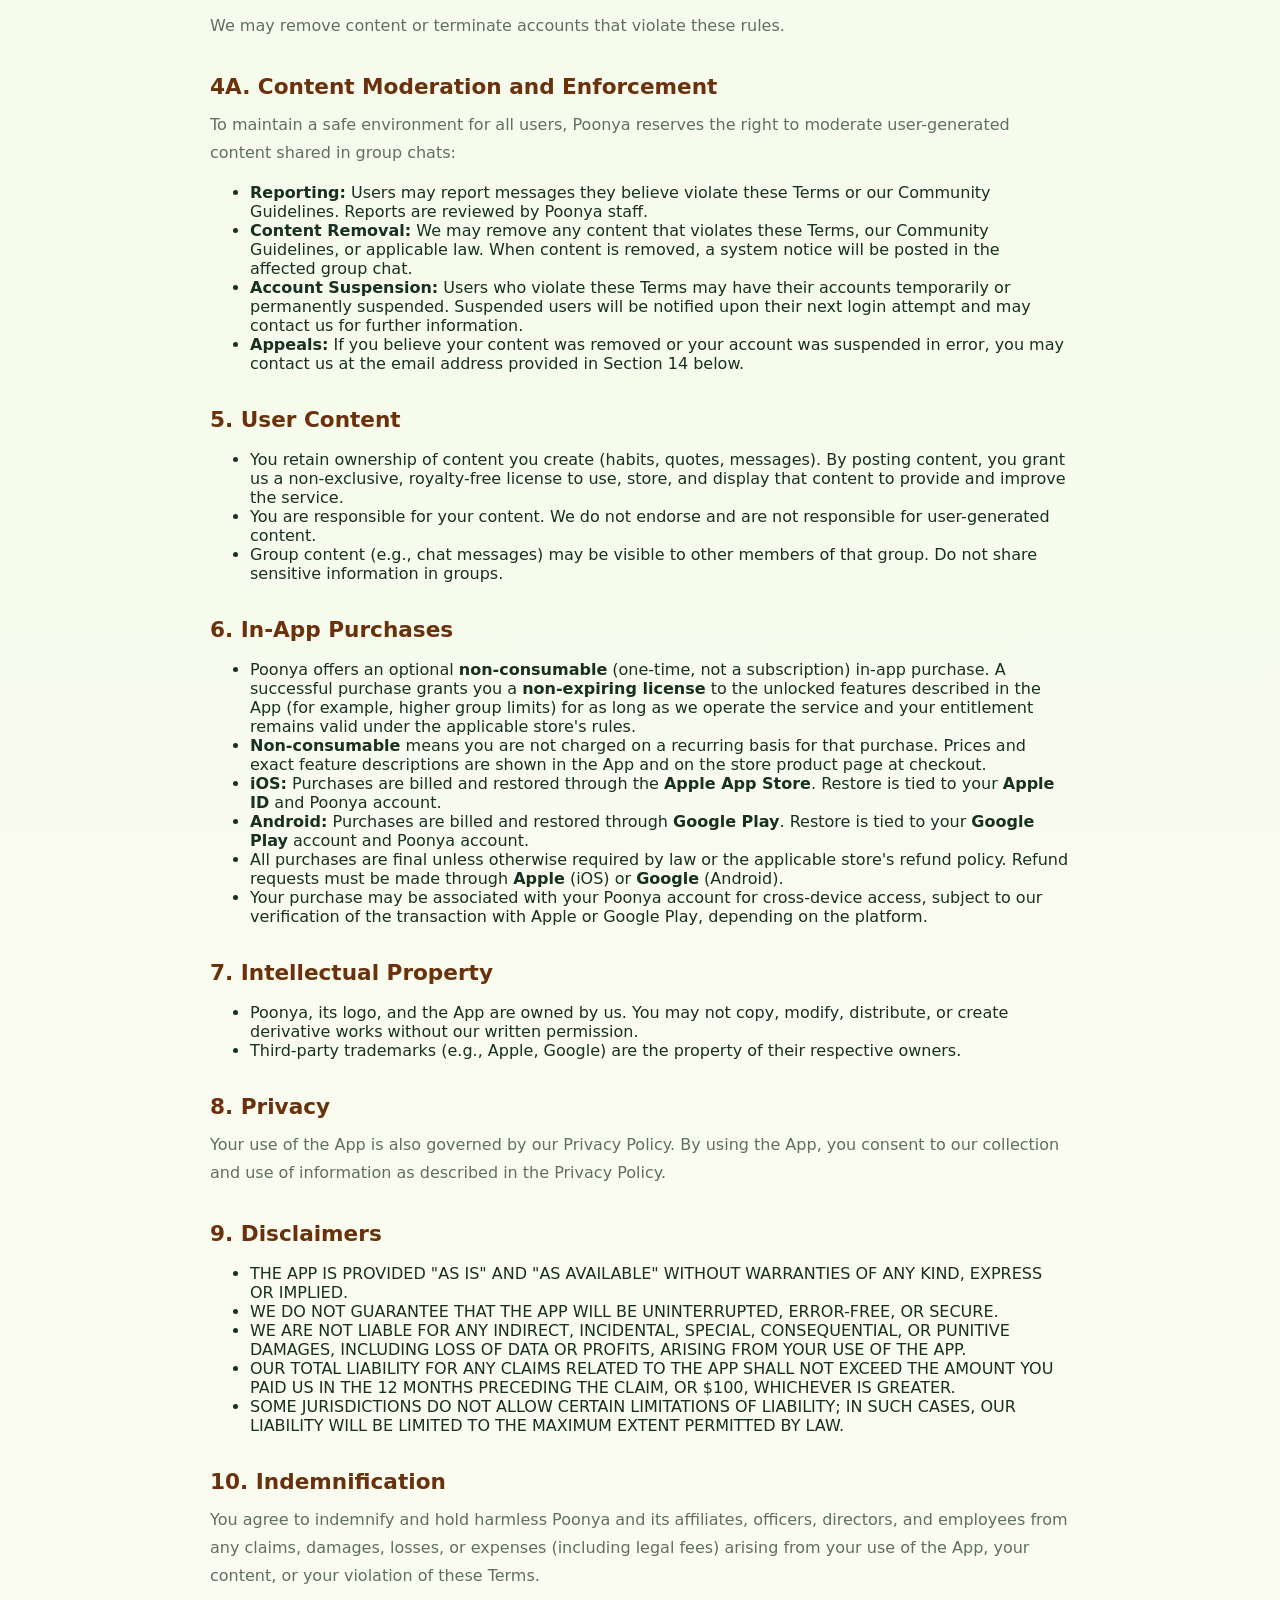
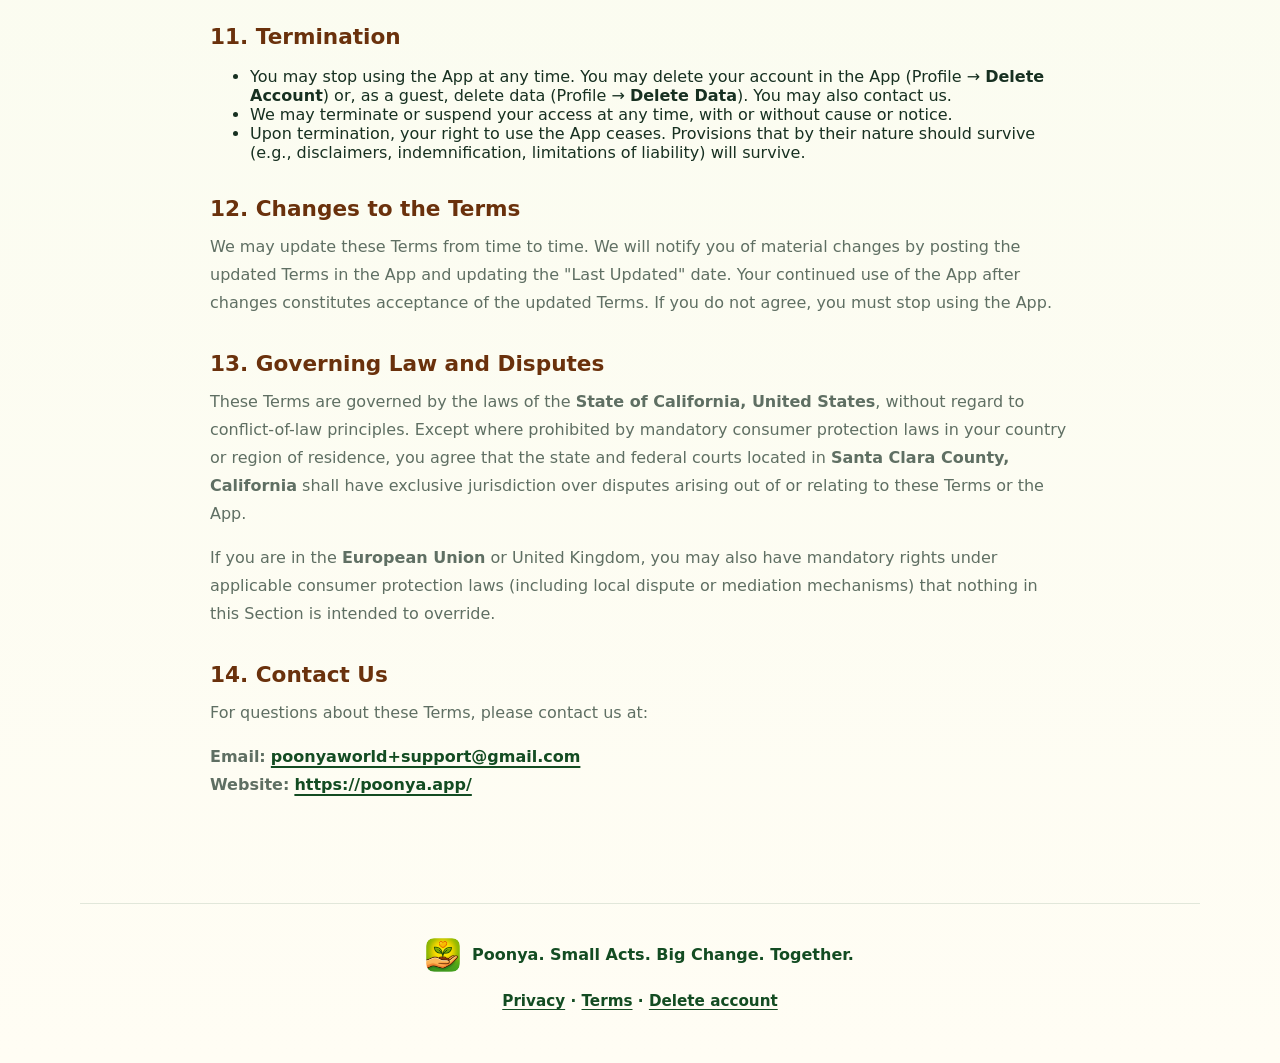
<file: terms.html>
<!DOCTYPE html>
<html lang="en">
<head>
  <meta charset="UTF-8">
  <meta name="viewport" content="width=device-width, initial-scale=1.0">
  <meta name="description" content="Terms of Use for the Poonya app.">
  <title>Terms | Poonya</title>
  <link rel="icon" type="image/png" sizes="32x32" href="assets/favicon-32.png">
  <link rel="icon" type="image/png" sizes="16x16" href="assets/favicon-16.png">
  <link rel="apple-touch-icon" sizes="180x180" href="assets/apple-touch-icon.png">
  <link rel="stylesheet" href="styles.css">
</head>
<body>
  <header class="site-header">
    <nav class="nav" aria-label="Main navigation">
      <a class="brand" href="index.html" aria-label="Poonya home">
        <img src="assets/AppLogo.png" alt="Poonya app logo">
        <span>Poonya</span>
      </a>
      <div class="nav-links">
        <a href="index.html">Home</a>
        <a class="active" href="terms.html">Terms</a>
        <a href="privacy.html">Privacy</a>
        <a href="contact.html">Contact</a>
      </div>
    </nav>
  </header>

  <main>
    <section class="section text-section page-section" aria-labelledby="terms-title">
      <p class="eyebrow">Legal</p>
      <h1 id="terms-title" class="page-title">Terms of Service for Poonya</h1>
      <p class="updated"><strong>Effective Date:</strong> 01-Jul-2026<br><strong>Last Updated:</strong> 08-Sep-2026</p>

        <p>Welcome to Poonya. By accessing or using our mobile application ("App"), you agree to be bound by these Terms of Service ("Terms"). If you do not agree to these Terms, do not use the App.</p>

        <h2>1. Acceptance of Terms</h2>
        <p>By creating an account, signing in, or using Poonya in any way, you agree to these Terms and our Privacy Policy. If you are using the App on behalf of an organization, you represent that you have authority to bind that organization to these Terms.</p>

        <h2>2. Description of Service</h2>
        <p>Poonya is a mobile application that helps you track habits, discover and save daily quotes, set goals, and collaborate with others in groups. Features include:</p>
        <ul>
          <li>Habit tracking and categorization</li>
          <li>Daily quotes and favorites</li>
          <li>Progress tracking and goal setting</li>
          <li>Group creation, invitations, and chat</li>
          <li>Optional <strong>non-consumable</strong> in-app purchase to unlock expanded group limits and related paid-tier features (see Section 6)</li>
        </ul>
        <p>We reserve the right to modify, suspend, or discontinue any part of the service at any time, with or without notice.</p>

        <h2>3. Account Registration and Security</h2>
        <ul>
          <li>You must provide accurate information when creating an account. You are responsible for maintaining the confidentiality of your password and for all activities under your account.</li>
          <li>You may sign in with email, Sign in with Apple, Sign in with Google, or continue as a guest. Guest accounts have limited features and data may be deleted if not converted to a full account.</li>
          <li>You must be at least 13 years of age to use the App. If you are under 18, you should have a parent or guardian review these Terms.</li>
          <li>We may suspend or terminate your account if you violate these Terms or for any other reason at our discretion.</li>
        </ul>

        <h2>4. User Conduct</h2>
        <p>You agree not to:</p>
        <ul>
          <li>Use the App for any illegal or unauthorized purpose;</li>
          <li>Harass, abuse, or harm other users;</li>
          <li>Post content that is defamatory, obscene, or infringes on the rights of others;</li>
          <li>Attempt to gain unauthorized access to the App, other accounts, or our systems;</li>
          <li>Interfere with or disrupt the App or servers;</li>
          <li>Use automated means (bots, scrapers) to access the App without our permission;</li>
          <li>Circumvent any security or payment features.</li>
        </ul>
        <p>We may remove content or terminate accounts that violate these rules.</p>

        <h2>4A. Content Moderation and Enforcement</h2>
        <p>To maintain a safe environment for all users, Poonya reserves the right to moderate user-generated content shared in group chats:</p>
        <ul>
          <li><strong>Reporting:</strong> Users may report messages they believe violate these Terms or our Community Guidelines. Reports are reviewed by Poonya staff.</li>
          <li><strong>Content Removal:</strong> We may remove any content that violates these Terms, our Community Guidelines, or applicable law. When content is removed, a system notice will be posted in the affected group chat.</li>
          <li><strong>Account Suspension:</strong> Users who violate these Terms may have their accounts temporarily or permanently suspended. Suspended users will be notified upon their next login attempt and may contact us for further information.</li>
          <li><strong>Appeals:</strong> If you believe your content was removed or your account was suspended in error, you may contact us at the email address provided in Section 14 below.</li>
        </ul>

        <h2>5. User Content</h2>
        <ul>
          <li>You retain ownership of content you create (habits, quotes, messages). By posting content, you grant us a non-exclusive, royalty-free license to use, store, and display that content to provide and improve the service.</li>
          <li>You are responsible for your content. We do not endorse and are not responsible for user-generated content.</li>
          <li>Group content (e.g., chat messages) may be visible to other members of that group. Do not share sensitive information in groups.</li>
        </ul>

        <h2>6. In-App Purchases</h2>
        <ul>
          <li>Poonya offers an optional <strong>non-consumable</strong> (one-time, not a subscription) in-app purchase. A successful purchase grants you a <strong>non-expiring license</strong> to the unlocked features described in the App (for example, higher group limits) for as long as we operate the service and your entitlement remains valid under the applicable store's rules.</li>
          <li><strong>Non-consumable</strong> means you are not charged on a recurring basis for that purchase. Prices and exact feature descriptions are shown in the App and on the store product page at checkout.</li>
          <li><strong>iOS:</strong> Purchases are billed and restored through the <strong>Apple App Store</strong>. Restore is tied to your <strong>Apple ID</strong> and Poonya account.</li>
          <li><strong>Android:</strong> Purchases are billed and restored through <strong>Google Play</strong>. Restore is tied to your <strong>Google Play</strong> account and Poonya account.</li>
          <li>All purchases are final unless otherwise required by law or the applicable store's refund policy. Refund requests must be made through <strong>Apple</strong> (iOS) or <strong>Google</strong> (Android).</li>
          <li>Your purchase may be associated with your Poonya account for cross-device access, subject to our verification of the transaction with Apple or Google Play, depending on the platform.</li>
        </ul>

        <h2>7. Intellectual Property</h2>
        <ul>
          <li>Poonya, its logo, and the App are owned by us. You may not copy, modify, distribute, or create derivative works without our written permission.</li>
          <li>Third-party trademarks (e.g., Apple, Google) are the property of their respective owners.</li>
        </ul>

        <h2>8. Privacy</h2>
        <p>Your use of the App is also governed by our Privacy Policy. By using the App, you consent to our collection and use of information as described in the Privacy Policy.</p>

        <h2>9. Disclaimers</h2>
        <ul>
          <li>THE APP IS PROVIDED "AS IS" AND "AS AVAILABLE" WITHOUT WARRANTIES OF ANY KIND, EXPRESS OR IMPLIED.</li>
          <li>WE DO NOT GUARANTEE THAT THE APP WILL BE UNINTERRUPTED, ERROR-FREE, OR SECURE.</li>
          <li>WE ARE NOT LIABLE FOR ANY INDIRECT, INCIDENTAL, SPECIAL, CONSEQUENTIAL, OR PUNITIVE DAMAGES, INCLUDING LOSS OF DATA OR PROFITS, ARISING FROM YOUR USE OF THE APP.</li>
          <li>OUR TOTAL LIABILITY FOR ANY CLAIMS RELATED TO THE APP SHALL NOT EXCEED THE AMOUNT YOU PAID US IN THE 12 MONTHS PRECEDING THE CLAIM, OR $100, WHICHEVER IS GREATER.</li>
          <li>SOME JURISDICTIONS DO NOT ALLOW CERTAIN LIMITATIONS OF LIABILITY; IN SUCH CASES, OUR LIABILITY WILL BE LIMITED TO THE MAXIMUM EXTENT PERMITTED BY LAW.</li>
        </ul>

        <h2>10. Indemnification</h2>
        <p>You agree to indemnify and hold harmless Poonya and its affiliates, officers, directors, and employees from any claims, damages, losses, or expenses (including legal fees) arising from your use of the App, your content, or your violation of these Terms.</p>

        <h2>11. Termination</h2>
        <ul>
          <li>You may stop using the App at any time. You may delete your account in the App (Profile → <strong>Delete Account</strong>) or, as a guest, delete data (Profile → <strong>Delete Data</strong>). You may also contact us.</li>
          <li>We may terminate or suspend your access at any time, with or without cause or notice.</li>
          <li>Upon termination, your right to use the App ceases. Provisions that by their nature should survive (e.g., disclaimers, indemnification, limitations of liability) will survive.</li>
        </ul>

        <h2>12. Changes to the Terms</h2>
        <p>We may update these Terms from time to time. We will notify you of material changes by posting the updated Terms in the App and updating the "Last Updated" date. Your continued use of the App after changes constitutes acceptance of the updated Terms. If you do not agree, you must stop using the App.</p>

        <h2>13. Governing Law and Disputes</h2>
        <p>These Terms are governed by the laws of the <strong>State of California, United States</strong>, without regard to conflict-of-law principles. Except where prohibited by mandatory consumer protection laws in your country or region of residence, you agree that the state and federal courts located in <strong>Santa Clara County, California</strong> shall have exclusive jurisdiction over disputes arising out of or relating to these Terms or the App.</p>
        <p>If you are in the <strong>European Union</strong> or United Kingdom, you may also have mandatory rights under applicable consumer protection laws (including local dispute or mediation mechanisms) that nothing in this Section is intended to override.</p>

        <h2>14. Contact Us</h2>
        <p>For questions about these Terms, please contact us at:</p>
        <p><strong>Email:</strong> <a href="mailto:poonyaworld+support@gmail.com">poonyaworld+support@gmail.com</a><br>
        <strong>Website:</strong> <a href="https://poonya.app/">https://poonya.app/</a></p>
    </section>
  </main>

  <footer class="footer">
    <div class="footer-brand">
      <img src="assets/AppLogo.png" alt="" aria-hidden="true">
      <p>Poonya. Small Acts. Big Change. Together.</p>
    </div>
    <p class="footer-legal">
      <a href="privacy.html">Privacy</a>
      <span aria-hidden="true">·</span>
      <a href="terms.html">Terms</a>
      <span aria-hidden="true">·</span>
      <a href="delete-account.html">Delete account</a>
    </p>
  </footer>
</body>
</html>
</file>
<file: styles.css>
:root {
  --leaf: #2f8d24;
  --leaf-dark: #134c22;
  --leaf-soft: #e9f7d3;
  --sun: #f8dd1b;
  --gold: #ffc24a;
  --orange: #ef7a00;
  --soil: #6a310c;
  --ink: #173021;
  --muted: #5f6f63;
  --paper: #fffdf4;
  --cream: #fff8dc;
  --white: #ffffff;
  --shadow: 0 24px 70px rgba(38, 84, 26, 0.18);
  --radius: 8px;
}

* {
  box-sizing: border-box;
}

html {
  scroll-behavior: smooth;
}

body {
  margin: 0;
  font-family: Inter, ui-sans-serif, system-ui, -apple-system, BlinkMacSystemFont, "Segoe UI", Arial, sans-serif;
  color: var(--ink);
  background:
    radial-gradient(circle at top left, rgba(248, 221, 27, 0.28), transparent 28rem),
    linear-gradient(180deg, #fffdf4 0%, #f6fbec 44%, #fffdf4 100%);
  letter-spacing: 0;
}

img {
  display: block;
  max-width: 100%;
}

a {
  color: inherit;
  text-decoration: none;
}

.site-header {
  position: sticky;
  top: 0;
  z-index: 10;
  background: rgba(255, 253, 244, 0.86);
  border-bottom: 1px solid rgba(19, 76, 34, 0.12);
  backdrop-filter: blur(18px);
}

.nav {
  width: min(1120px, calc(100% - 32px));
  min-height: 76px;
  margin: 0 auto;
  display: flex;
  align-items: center;
  justify-content: space-between;
  gap: 24px;
}

.brand {
  display: inline-flex;
  align-items: center;
  gap: 12px;
  font-weight: 800;
  font-size: 1.1rem;
}

.brand img {
  width: 44px;
  height: 44px;
  border-radius: 8px;
  box-shadow: 0 10px 24px rgba(47, 141, 36, 0.22);
}

.nav-links {
  display: flex;
  align-items: center;
  gap: 8px;
  font-weight: 700;
  color: var(--leaf-dark);
}

.nav-links a {
  min-height: 40px;
  padding: 10px 14px;
  border-radius: 999px;
}

.nav-links a:hover,
.nav-links a:focus-visible,
.nav-links a.active {
  background: var(--leaf-soft);
  outline: none;
}

.section {
  width: min(1120px, calc(100% - 32px));
  margin: 0 auto;
  padding: 88px 0;
}

.hero {
  min-height: auto;
  padding-top: 72px;
  padding-bottom: 18px;
}

.eyebrow {
  margin: 0 0 14px;
  color: var(--orange);
  font-size: 0.78rem;
  font-weight: 800;
  text-transform: uppercase;
}

h1,
h2,
h3,
p {
  margin-top: 0;
}

h1 {
  margin-bottom: 22px;
  color: var(--leaf-dark);
  font-size: clamp(4rem, 13vw, 8.5rem);
  line-height: 0.88;
  font-weight: 800;
}

h2 {
  margin-bottom: 18px;
  color: var(--leaf-dark);
  font-size: clamp(2rem, 5vw, 4.4rem);
  line-height: 1;
  font-weight: 800;
}

h3 {
  margin-bottom: 10px;
  color: var(--soil);
  font-size: 1.25rem;
}

p {
  color: var(--muted);
  line-height: 1.75;
}

.lead {
  max-width: 820px;
  color: #425546;
  font-size: clamp(1.06rem, 2vw, 1.28rem);
}

.hero-actions {
  display: flex;
  flex-wrap: wrap;
  gap: 14px;
  margin-top: 32px;
}

.button,
.contact-form button {
  display: inline-flex;
  min-height: 50px;
  align-items: center;
  justify-content: center;
  border: 0;
  border-radius: 999px;
  padding: 13px 22px;
  font: inherit;
  font-weight: 800;
  cursor: pointer;
}

.primary,
.contact-form button {
  color: var(--white);
  background: linear-gradient(135deg, var(--leaf) 0%, var(--leaf-dark) 100%);
  box-shadow: 0 16px 30px rgba(47, 141, 36, 0.24);
}

.secondary {
  color: var(--leaf-dark);
  background: var(--leaf-soft);
}

.section-heading {
  max-width: 760px;
  margin-bottom: 34px;
}

.app-preview {
  padding-top: 22px;
}

.phone-row {
  display: grid;
  grid-template-columns: repeat(4, minmax(220px, 1fr));
  gap: 20px;
  align-items: stretch;
}

.phone-row.five-up {
  width: min(940px, calc(100vw - 32px));
  margin-left: 50%;
  transform: translateX(-50%);
  grid-template-columns: repeat(5, minmax(0, 1fr));
  gap: 10px;
}

.phone {
  padding: 6px;
  border: 1px solid rgba(19, 76, 34, 0.18);
  border-radius: 24px;
  background: #142116;
  box-shadow: 0 14px 30px rgba(19, 76, 34, 0.16);
}

.phone img {
  width: 100%;
  aspect-ratio: 390 / 844;
  height: auto;
  object-fit: cover;
  border-radius: 18px;
}

.video-section {
  padding-top: 36px;
  padding-bottom: 36px;
}

.video-section .section-heading {
  margin-bottom: 12px;
}

.video-intro {
  max-width: 860px;
  margin: 0 0 20px;
  color: #425546;
  font-size: clamp(1rem, 1.15vw, 1.08rem);
  line-height: 1.58;
  font-weight: 500;
}

.video-embed {
  position: relative;
  width: 100%;
  max-width: 860px;
  aspect-ratio: 16 / 9;
  border: 1px solid rgba(19, 76, 34, 0.14);
  border-radius: 8px;
  overflow: hidden;
  background: rgba(19, 76, 34, 0.06);
  box-shadow: 0 18px 44px rgba(38, 84, 26, 0.12);
}

.video-embed iframe {
  position: absolute;
  inset: 0;
  width: 100%;
  height: 100%;
  border: 0;
}

.video-outlink {
  margin: 16px 0 0;
  max-width: 860px;
}

.video-outlink a {
  color: var(--leaf-dark);
  font-weight: 800;
  text-decoration: underline;
  text-decoration-thickness: 2px;
  text-underline-offset: 4px;
}

.video-outlink a:hover,
.video-outlink a:focus-visible {
  color: var(--leaf);
}

.download-section {
  padding-top: 44px;
}

.download-steps a {
  color: var(--leaf-dark);
  font-weight: 800;
  text-decoration: underline;
  text-decoration-thickness: 2px;
  text-underline-offset: 4px;
}

.download-steps a:hover,
.download-steps a:focus-visible {
  color: var(--leaf);
}

.download-steps {
  list-style: none;
  margin: 0;
  padding: 0;
  display: grid;
  grid-template-columns: repeat(3, 1fr);
  gap: 18px;
}

.download-steps li {
  min-height: 210px;
  padding: 22px;
  border: 1px solid rgba(19, 76, 34, 0.14);
  border-radius: 8px;
  background: rgba(255, 255, 255, 0.72);
  box-shadow: 0 18px 44px rgba(38, 84, 26, 0.12);
}

.download-steps span {
  width: 42px;
  height: 42px;
  margin-bottom: 22px;
  border-radius: 50%;
  display: grid;
  place-items: center;
  color: var(--white);
  background: linear-gradient(135deg, var(--leaf), var(--leaf-dark));
  font-weight: 800;
}

.download-steps h3 {
  color: var(--leaf-dark);
}

.text-section {
  max-width: 860px;
}

.page-title {
  font-size: clamp(2.8rem, 8vw, 5.8rem);
  line-height: 0.95;
}

.page-section {
  min-height: calc(100vh - 160px);
}

.text-section h2 {
  margin-top: 34px;
  margin-bottom: 10px;
  color: var(--soil);
  font-size: 1.35rem;
  line-height: 1.25;
}

.updated {
  margin-bottom: 36px;
  color: var(--soil);
  font-weight: 800;
}

.text-section a {
  color: var(--leaf-dark);
  font-weight: 800;
  text-decoration: underline;
  text-decoration-thickness: 2px;
  text-underline-offset: 4px;
}

.contact-section a {
  color: var(--leaf-dark);
  font-weight: 800;
  text-decoration: underline;
  text-decoration-thickness: 2px;
  text-underline-offset: 4px;
}

.contact-section {
  display: grid;
  grid-template-columns: minmax(0, 0.85fr) minmax(300px, 1fr);
  gap: 56px;
  align-items: start;
}

.contact-form {
  padding: 24px;
  border: 1px solid rgba(19, 76, 34, 0.14);
  border-radius: 8px;
  background: rgba(255, 255, 255, 0.76);
  box-shadow: var(--shadow);
}

.contact-form label {
  display: block;
  margin-bottom: 8px;
  color: var(--leaf-dark);
  font-weight: 800;
}

.contact-form input,
.contact-form textarea {
  width: 100%;
  margin-bottom: 18px;
  border: 1px solid rgba(19, 76, 34, 0.22);
  border-radius: 8px;
  padding: 14px 15px;
  color: var(--ink);
  background: var(--paper);
  font: inherit;
}

.contact-form textarea {
  resize: vertical;
}

.contact-form input:focus,
.contact-form textarea:focus {
  border-color: var(--leaf);
  outline: 3px solid rgba(47, 141, 36, 0.16);
}

.contact-form button {
  width: 100%;
}

.footer {
  width: min(1120px, calc(100% - 32px));
  margin: 0 auto;
  padding: 34px 0 48px;
  display: flex;
  flex-direction: column;
  align-items: center;
  justify-content: center;
  gap: 16px;
  border-top: 1px solid rgba(19, 76, 34, 0.12);
}

.footer-brand {
  display: flex;
  align-items: center;
  gap: 12px;
}

.footer img {
  width: 34px;
  height: 34px;
  border-radius: 8px;
}

.footer-brand p {
  margin: 0;
  font-weight: 800;
  color: var(--leaf-dark);
}

.footer-legal {
  margin: 0;
  font-weight: 700;
  font-size: 0.95rem;
  color: var(--leaf-dark);
}

.footer-legal a {
  color: var(--leaf-dark);
  text-decoration: underline;
  text-underline-offset: 3px;
}

.deletion-callout {
  padding: 16px 18px;
  margin: 0 0 1.75em;
  background: var(--leaf-soft);
  border: 1px solid rgba(19, 76, 34, 0.16);
  border-radius: 10px;
}

@media (max-width: 980px) {
  .contact-section {
    grid-template-columns: 1fr;
  }

  .hero {
    min-height: auto;
  }

  .phone-row {
    grid-template-columns: repeat(2, minmax(220px, 1fr));
  }

  .phone-row.five-up {
    width: calc(100vw - 24px);
    display: flex;
    align-items: stretch;
    overflow-x: auto;
    padding: 4px 4px 26px;
    scroll-snap-type: x proximity;
  }

  .phone-row.five-up .phone {
    flex: 0 0 min(292px, 78vw);
    scroll-snap-align: start;
  }

  .download-steps {
    grid-template-columns: 1fr;
  }
}

@media (max-width: 680px) {
  .nav {
    min-height: auto;
    padding: 14px 0;
    align-items: flex-start;
    flex-direction: column;
  }

  .nav-links {
    width: 100%;
    display: grid;
    grid-template-columns: repeat(4, 1fr);
    gap: 4px;
    font-size: 0.88rem;
  }

  .nav-links a {
    padding: 9px 8px;
    text-align: center;
  }

  .section {
    width: min(100% - 24px, 1120px);
    padding: 64px 0;
  }

  .hero {
    padding-top: 48px;
    padding-bottom: 18px;
  }

  .app-preview {
    padding-top: 18px;
  }

  h1 {
    font-size: clamp(3.4rem, 20vw, 5rem);
  }

  .phone-row {
    grid-template-columns: 1fr;
  }

  .phone-row.five-up {
    width: min(100% - 0px, 1120px);
    margin-left: 0;
    transform: none;
    display: grid;
    overflow: visible;
    padding: 0;
    grid-template-columns: 1fr;
  }

  .contact-form {
    padding: 18px;
  }

  .footer {
    flex-direction: column;
    text-align: center;
  }
}
</file>
